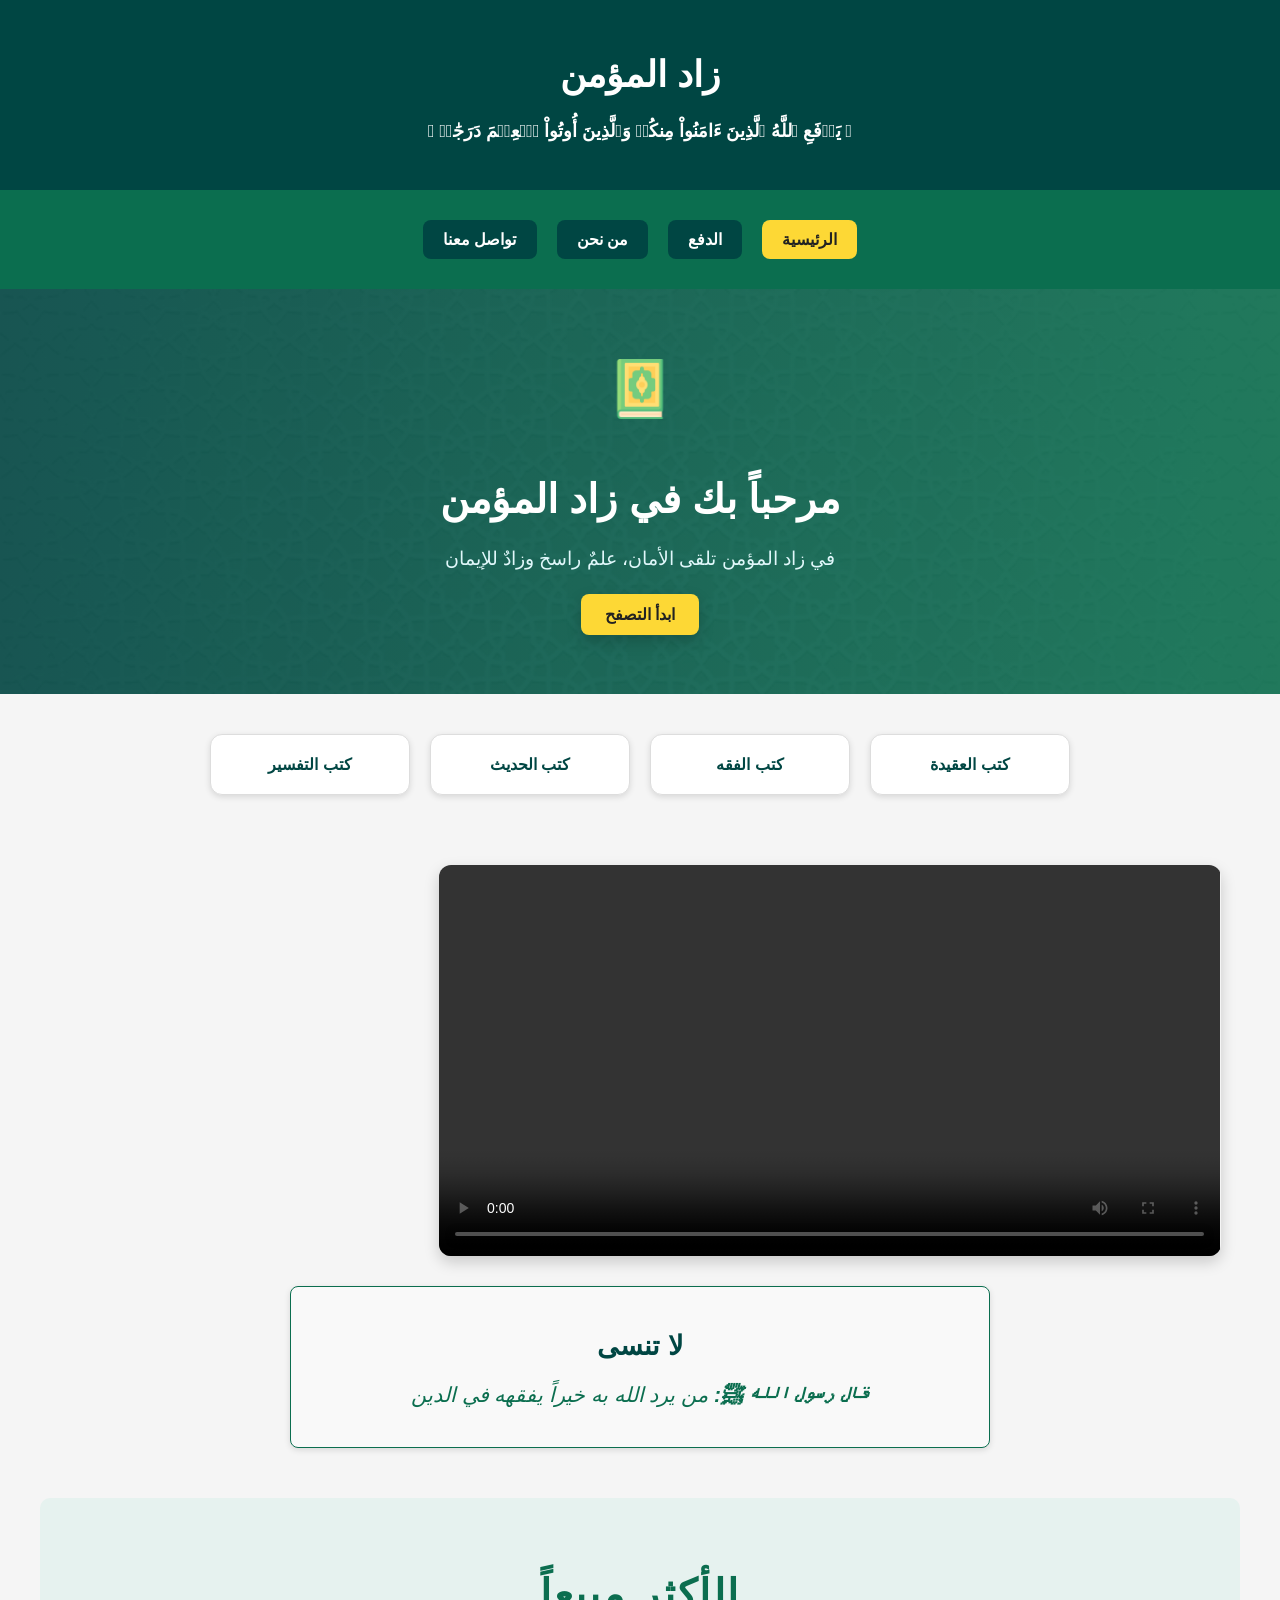
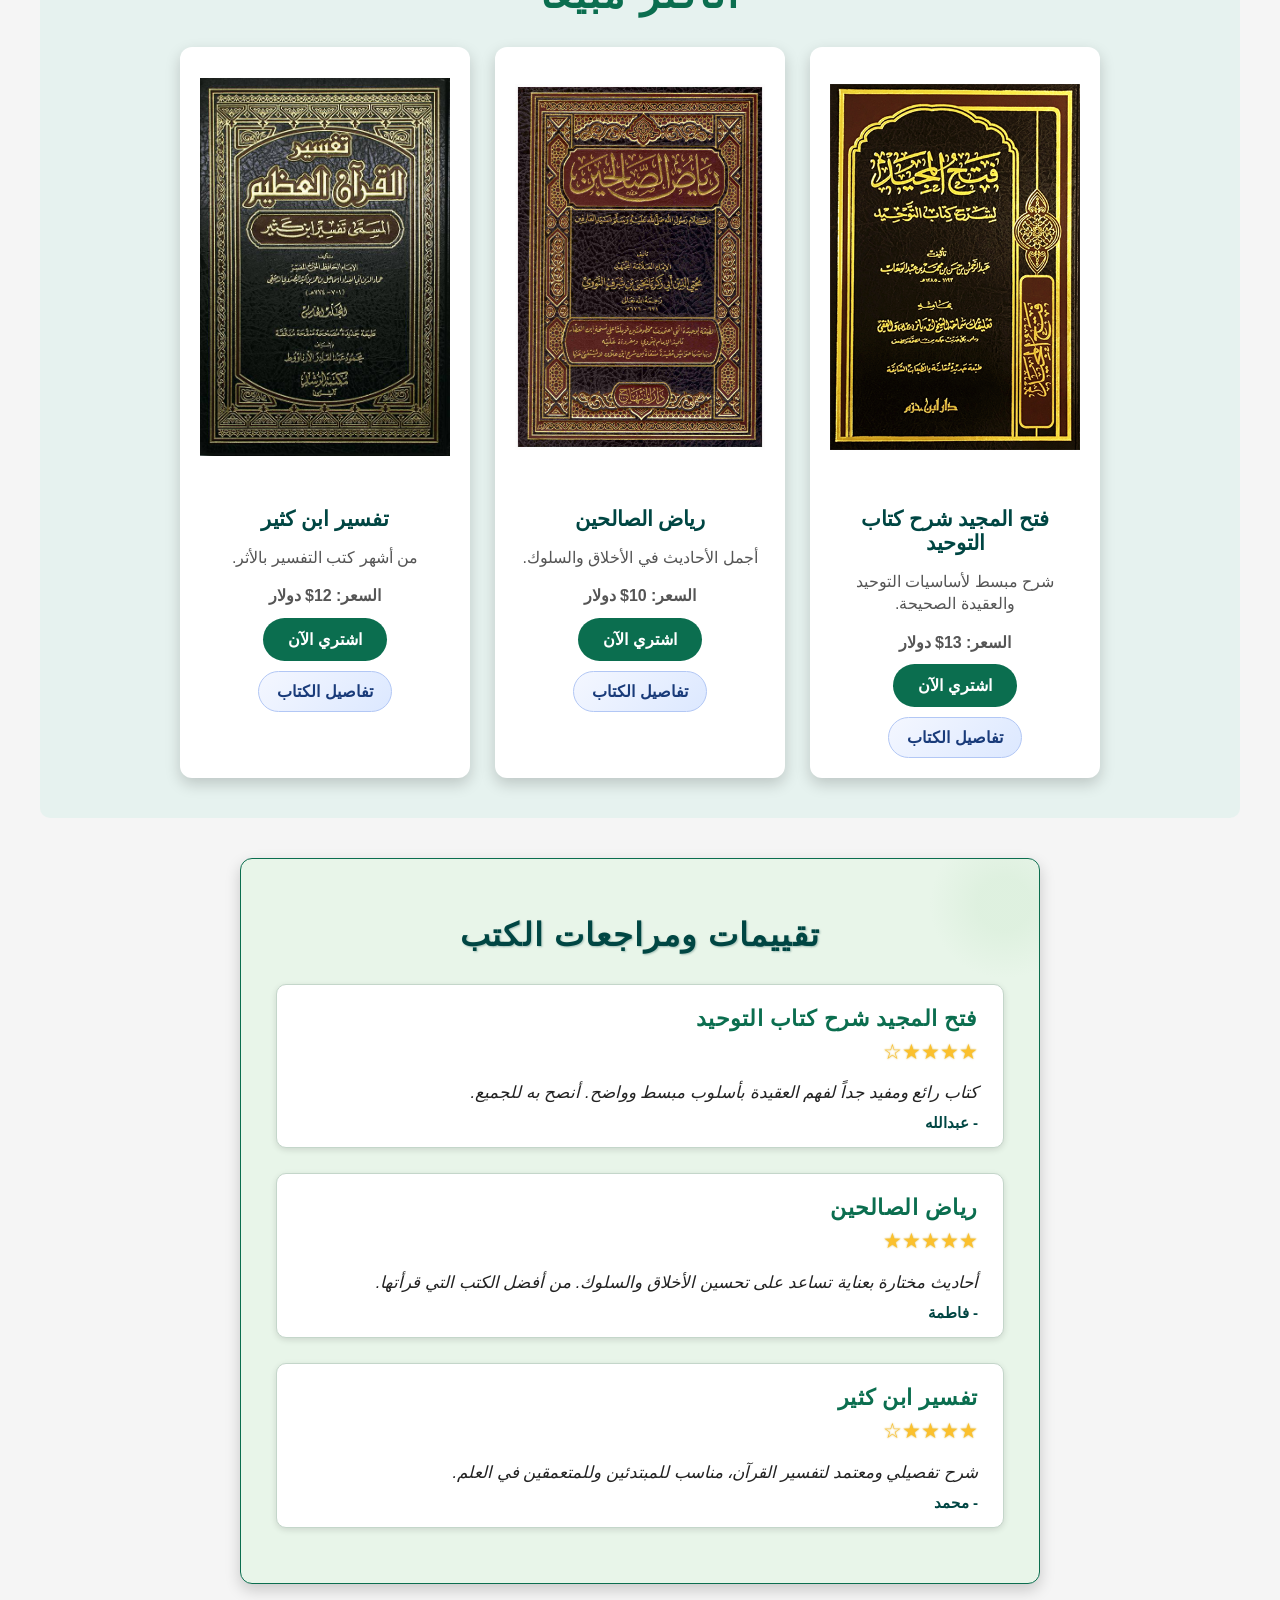
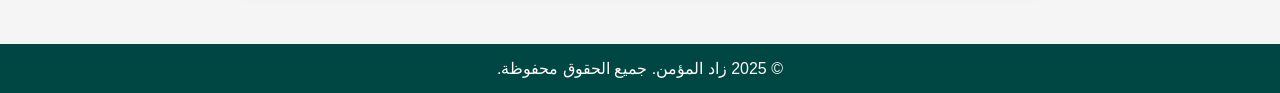
<file: index.html>
<!DOCTYPE html>
<html lang="ar" dir="rtl">
<head>
  <meta charset="UTF-8" />
  <meta name="viewport" content="width=device-width, initial-scale=1.0" />
  <meta http-equiv="Cache-Control" content="no-store, no-cache, must-revalidate, max-age=0" />
  <meta http-equiv="Pragma" content="no-cache" />
  <meta http-equiv="Expires" content="0" />
  <title>زاد المؤمن</title>
  <link rel="stylesheet" href="assets/css/style.css" />
  <link rel="stylesheet" href="assets/css/index.css" />
  <script>
    (function () {
      var storageKey = 'zada_almu_min_cache_reset_v1';
      if (localStorage.getItem(storageKey)) {
        return;
      }

      localStorage.setItem(storageKey, '1');

      if ('serviceWorker' in navigator) {
        navigator.serviceWorker.getRegistrations().then(function (registrations) {
          return Promise.all(registrations.map(function (registration) {
            return registration.unregister();
          }));
        }).catch(function () {});
      }

      if ('caches' in window) {
        caches.keys().then(function (keys) {
          return Promise.all(keys.map(function (key) {
            return caches.delete(key);
          }));
        }).catch(function () {});
      }

      var separator = window.location.href.indexOf('?') === -1 ? '?' : '&';
      window.location.replace(window.location.href + separator + 'cache-bust=' + Date.now());
    }());
  </script>
</head>
<body class="home"> <!-- هنا أضفت كلاس home -->

<button id="backToTop" title="العودة للأعلى">↑</button>



  <header class="main-header">
    <div class="container">
      <h1>زاد المؤمن</h1>
      <p>﴿ يَرۡفَعِ ٱللَّهُ ٱلَّذِينَ ءَامَنُواْ مِنكُمۡ وَٱلَّذِينَ أُوتُواْ ٱلۡعِلۡمَ دَرَجَٰتٖ ﴾</p>
    </div>
  </header>

  <nav class="main-nav">
    <div class="container">
      <a href="index.html" class="active">الرئيسية</a>
      <a href="checkout.html">الدفع</a>
      <a href="about.html">من نحن</a>
      <a href="contact.html">تواصل معنا</a>
    </div>
  </nav>





  <main>
    <section class="hero">
      <div class="container">
        <div class="hero-content">
          <img src="assets/images/png.png" alt="رمز كتاب" class="hero-icon" />
          <h2>مرحباً بك في <span class="highlight">زاد المؤمن</span></h2>
          <p>في زاد المؤمن تلقى الأمان، علمٌ راسخ وزادٌ للإيمان</p>
          <a href="#sections" class="btn hero-btn">ابدأ التصفح</a>
        </div>
      </div>
    </section>

    <section class="section-link container" id="sections">
      <a href="aqeedah.html">كتب العقيدة</a>
      <a href="fiqh.html">كتب الفقه</a>
      <a href="hadith.html">كتب الحديث</a>
      <a href="tafsir.html">كتب التفسير</a>
    </section>
  </main>

<!-- فيديو 1 -->
<div class="video-container">
  <video controls>
    <source src="assets/videos/vid1.mp4" type="video/mp4">
    متصفحك لا يدعم عرض الفيديو.
  </video>
</div>




  <section class="hadith-section container">
    <h2>لا تنسى</h2>
    <blockquote>
      <p><strong>قال رسول الله ﷺ:</strong> من يرد الله به خيراً يفقهه في الدين</p>
    </blockquote>
  </section>

  <section class="best-sellers container">
    <h2>الأكثر مبيعاً</h2>
    <div class="books-list">
      <div class="book-card">
        <img src="assets/images/فتح المجيد لشرح كتاب التوحيد - مجلد.png" alt="فتح المجيد شرح كتاب التوحيد" />
        <h3>فتح المجيد شرح كتاب التوحيد</h3>
        <p>شرح مبسط لأساسيات التوحيد والعقيدة الصحيحة.</p>
        <p class="price">السعر: 13$ دولار</p>
        <button class="buy-btn">اشتري الآن</button>
      </div>
      <div class="book-card">
        <img src="assets/images/رياض.jpg" alt="رياض الصالحين" />
        <h3>رياض الصالحين</h3>
        <p>أجمل الأحاديث في الأخلاق والسلوك.</p>
        <p class="price">السعر: 10$ دولار</p>
        <button class="buy-btn">اشتري الآن</button>
      </div>
      <div class="book-card">
        <img src="assets/images/كثير.jpeg" alt="تفسير ابن كثير" />
        <h3>تفسير ابن كثير</h3>
        <p>من أشهر كتب التفسير بالأثر.</p>
        <p class="price">السعر: 12$ دولار</p>
        <button class="buy-btn">اشتري الآن</button>
      </div>
    </div>
  </section>

  <section class="reviews-section container">
    <h2>تقييمات ومراجعات الكتب</h2>

    <div class="review-card">
      <h3>فتح المجيد شرح كتاب التوحيد</h3>
      <div class="stars">★★★★☆</div>
      <p>كتاب رائع ومفيد جداً لفهم العقيدة بأسلوب مبسط وواضح. أنصح به للجميع.</p>
      <span class="reviewer">- عبدالله</span>
    </div>

    <div class="review-card">
      <h3>رياض الصالحين</h3>
      <div class="stars">★★★★★</div>
      <p>أحاديث مختارة بعناية تساعد على تحسين الأخلاق والسلوك. من أفضل الكتب التي قرأتها.</p>
      <span class="reviewer">- فاطمة</span>
    </div>

    <div class="review-card">
      <h3>تفسير ابن كثير</h3>
      <div class="stars">★★★★☆</div>
      <p>شرح تفصيلي ومعتمد لتفسير القرآن، مناسب للمبتدئين وللمتعمقين في العلم.</p>
      <span class="reviewer">- محمد</span>
    </div>
  </section>

  <footer class="main-footer">
    <div class="container">
      &copy; 2025 زاد المؤمن. جميع الحقوق محفوظة.
    </div>
  </footer>

  <script src="assets/js/main.js"></script>

</body>
</html>
</file>
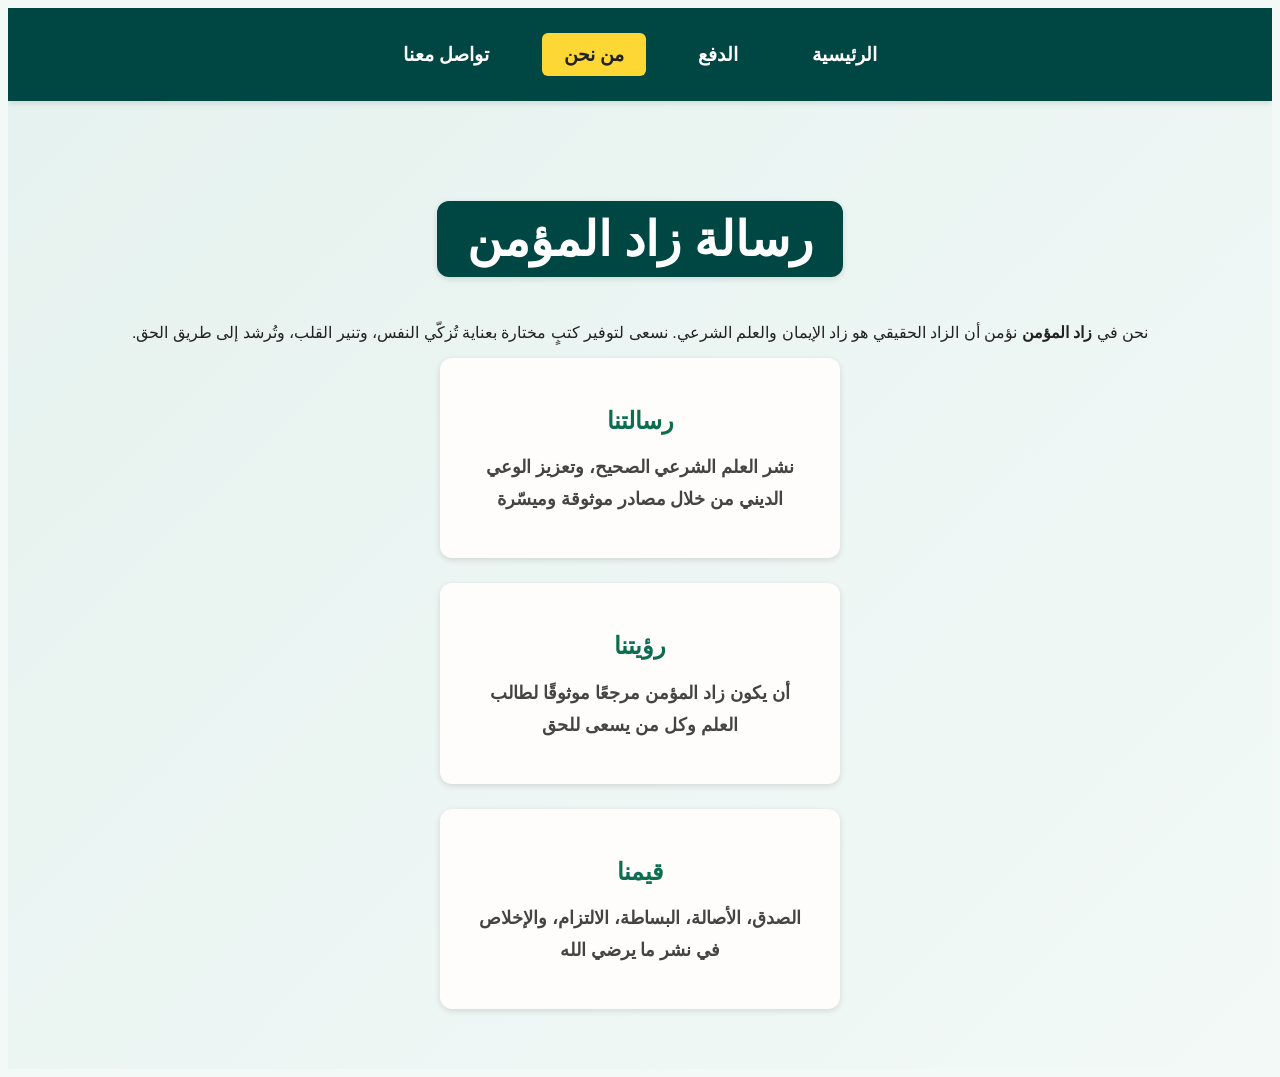
<file: about.html>
<!DOCTYPE html>
<html lang="ar" dir="rtl">
<head>
  <meta charset="UTF-8" />
  <meta name="viewport" content="width=device-width, initial-scale=1" />
  <meta http-equiv="Cache-Control" content="no-store, no-cache, must-revalidate, max-age=0" />
  <meta http-equiv="Pragma" content="no-cache" />
  <meta http-equiv="Expires" content="0" />
  <title>من نحن - زاد المؤمن</title>
  <link rel="stylesheet" href="assets/css/style-about.css" />
  <script src="assets/js/cache-cleanup.js"></script>
</head>
<body>
  <script src="assets/js/main.js"></script>

  <!-- نفس شريط التنقل من صفحة تواصل معنا -->
<nav class="main-nav">
  <div class="container">
    <a href="index.html">الرئيسية</a>
    <a href="checkout.html">الدفع</a>
   <a href="about.html" class="active">من نحن</a>

    <a href="contact.html">تواصل معنا</a>
  </div>
</nav>




  <!-- المحتوى الخاص بصفحة من نحن -->
  <section class="about" id="about">
    <div class="container">
      <h2>رسالة زاد المؤمن</h2>
      <p>
        نحن في <strong>زاد المؤمن</strong> نؤمن أن الزاد الحقيقي هو زاد الإيمان والعلم الشرعي.
        نسعى لتوفير كتبٍ مختارة بعناية تُزكّي النفس، وتنير القلب، وتُرشد إلى طريق الحق.
      </p>

      <div class="about-values">
        <div class="value">
          <h3>رسالتنا</h3>
          <p>نشر العلم الشرعي الصحيح، وتعزيز الوعي الديني من خلال مصادر موثوقة وميسّرة</p>
        </div>
        <div class="value">
          <h3>رؤيتنا</h3>
          <p>أن يكون <strong>زاد المؤمن</strong> مرجعًا موثوقًا لطالب العلم وكل من يسعى للحق</p>
        </div>
        <div class="value">
          <h3>قيمنا</h3>
          <p>الصدق، الأصالة، البساطة، الالتزام، والإخلاص في نشر ما يرضي الله</p>
        </div>
      </div>
    </div>
  </section>
</body>
</html>
</file>
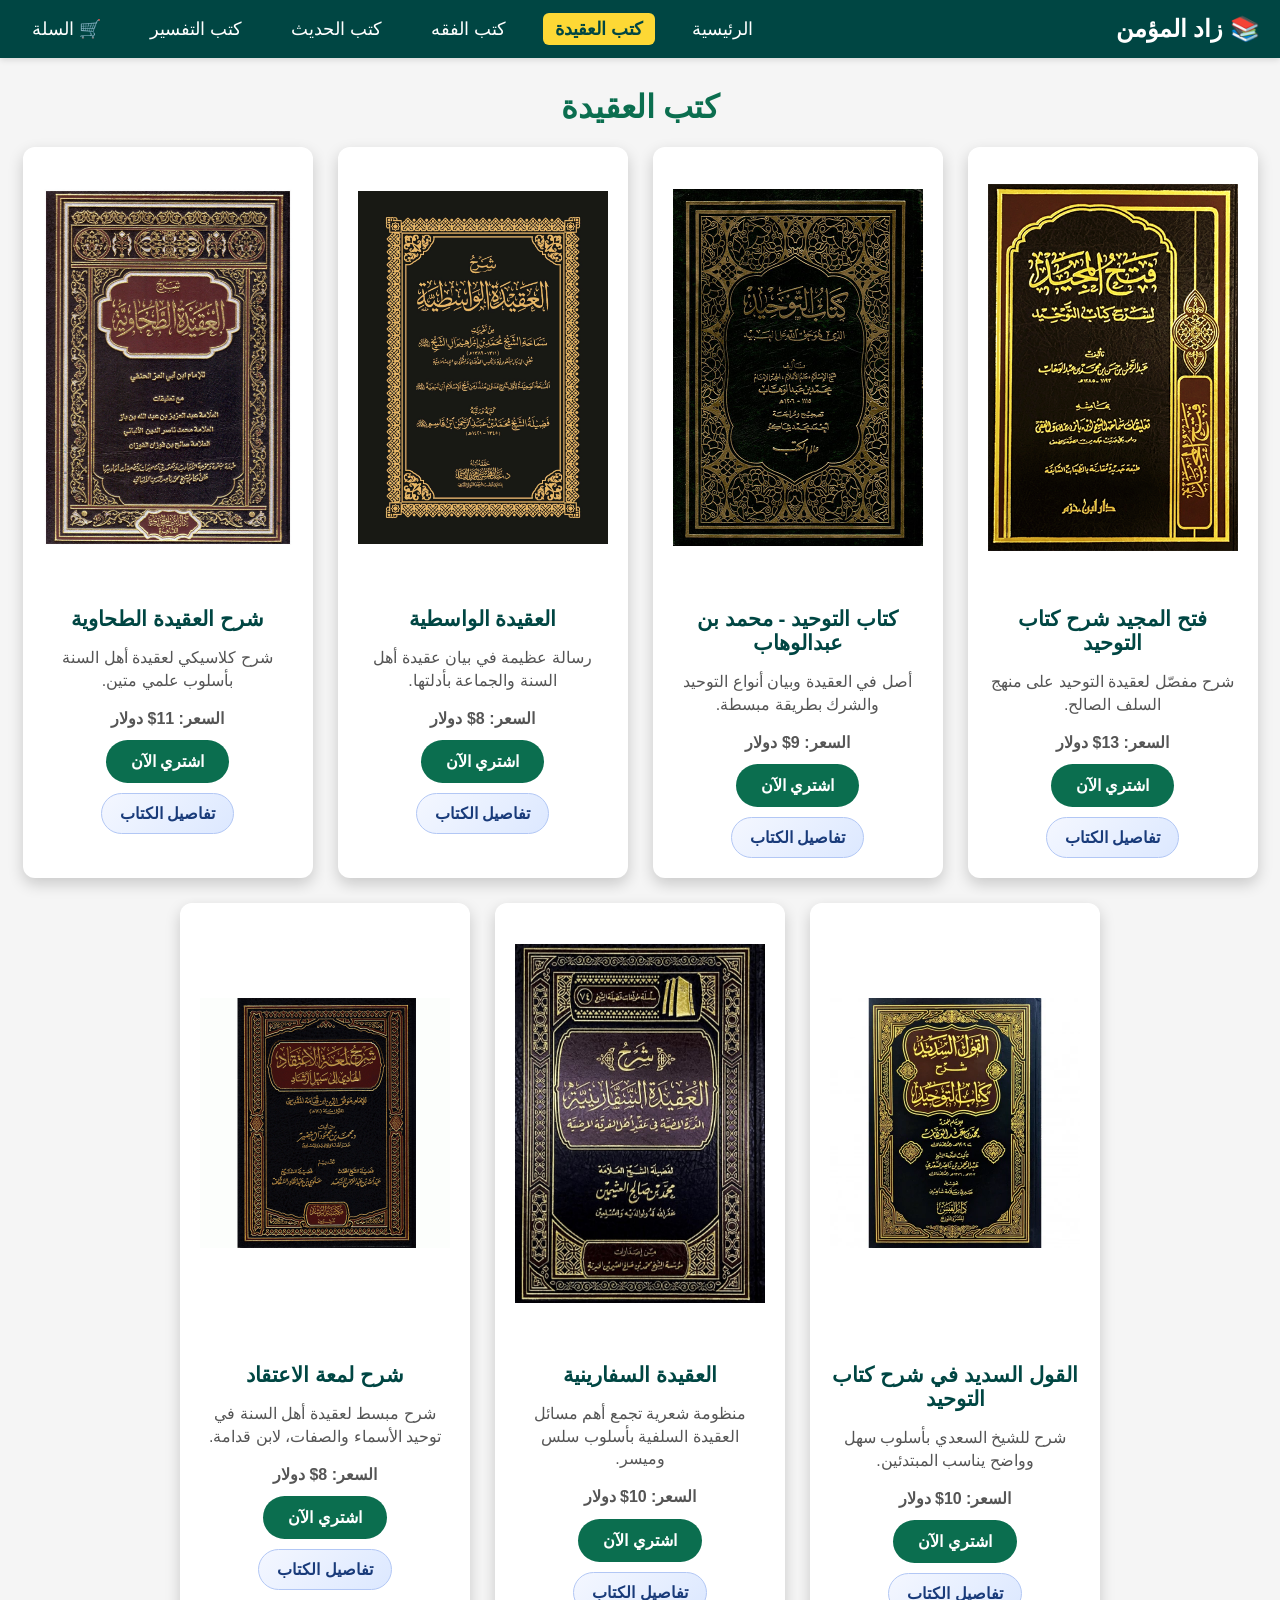
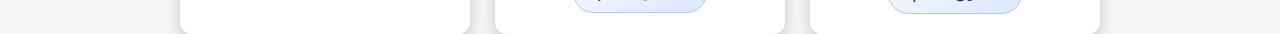
<file: aqeedah.html>
<!DOCTYPE html>
<html lang="ar">
<head>
  <meta charset="UTF-8" />
  <meta name="viewport" content="width=device-width, initial-scale=1" />
  <meta http-equiv="Cache-Control" content="no-store, no-cache, must-revalidate, max-age=0" />
  <meta http-equiv="Pragma" content="no-cache" />
  <meta http-equiv="Expires" content="0" />
  <title>كتب العقيدة - زاد المؤمن</title>
  <link rel="stylesheet" href="assets/css/style.css" />
  <script src="assets/js/cache-cleanup.js"></script>

</head>
<body>
  
<div id="toast" style="position: fixed; bottom: 20px; right: 20px; background: #0b6e4f; color: white; padding: 10px 20px; border-radius: 5px; opacity: 0; pointer-events: none; transition: opacity 0.5s;"></div>

<nav class="navbar">
  <div class="logo">📚 زاد المؤمن</div>
  <ul class="nav-links">
    <li><a href="index.html">الرئيسية</a></li>
    <li><a href="aqeedah.html" class="active">كتب العقيدة</a></li>
    <li><a href="fiqh.html">كتب الفقه</a></li>
    <li><a href="hadith.html">كتب الحديث</a></li>
    <li><a href="tafsir.html">كتب التفسير</a></li>
    <li><a href="checkout.html" id="cart-icon">🛒 السلة</a></li>
  </ul>
</nav>

<h1 class="page-title">كتب العقيدة</h1>

<div class="books-list">
  <div class="book-card">
    <img src="assets/images/فتح المجيد لشرح كتاب التوحيد - مجلد.png" alt="فتح المجيد شرح كتاب التوحيد" />
    <h3>فتح المجيد شرح كتاب التوحيد</h3>
    <p>شرح مفصّل لعقيدة التوحيد على منهج السلف الصالح.</p>
    <p class="price">السعر: 13$ دولار</p>
    <button class="buy-btn">اشتري الآن</button>
  </div>

  <div class="book-card">
    <img src="assets/images/محمد.jpg" alt="كتاب التوحيد" />
    <h3>كتاب التوحيد - محمد بن عبدالوهاب</h3>
    <p>أصل في العقيدة وبيان أنواع التوحيد والشرك بطريقة مبسطة.</p>
    <p class="price">السعر: 9$ دولار</p>
    <button class="buy-btn">اشتري الآن</button>
  </div>

  <div class="book-card">
    <img src="assets/images/الواسطية.jpg" alt="العقيدة الواسطية" />
    <h3>العقيدة الواسطية</h3>
    <p>رسالة عظيمة في بيان عقيدة أهل السنة والجماعة بأدلتها.</p>
    <p class="price">السعر: 8$ دولار</p>
    <button class="buy-btn">اشتري الآن</button>
  </div>

  <div class="book-card">
    <img src="assets/images/طحاوية.webp" alt="شرح العقيدة الطحاوية" />
    <h3>شرح العقيدة الطحاوية</h3>
    <p>شرح كلاسيكي لعقيدة أهل السنة بأسلوب علمي متين.</p>
    <p class="price">السعر: 11$ دولار</p>
    <button class="buy-btn">اشتري الآن</button>
  </div>

  <div class="book-card">
    <img src="assets/images/القول.webp" alt="القول السديد في شرح كتاب التوحيد" />
    <h3>القول السديد في شرح كتاب التوحيد</h3>
    <p>شرح للشيخ السعدي بأسلوب سهل وواضح يناسب المبتدئين.</p>
    <p class="price">السعر: 10$ دولار</p>
    <button class="buy-btn">اشتري الآن</button>
  </div>

  <div class="book-card">
    <img src="assets/images/السفارينية.jpg" alt="العقيدة السفارينية" />
    <h3>العقيدة السفارينية</h3>
    <p>منظومة شعرية تجمع أهم مسائل العقيدة السلفية بأسلوب سلس وميسر.</p>
    <p class="price">السعر: 10$ دولار</p>
    <button class="buy-btn">اشتري الآن</button>
  </div>

  <div class="book-card">
    <img src="assets/images/لمعة.gif" alt="شرح لمعة الاعتقاد" />
    <h3>شرح لمعة الاعتقاد</h3>
    <p>شرح مبسط لعقيدة أهل السنة في توحيد الأسماء والصفات، لابن قدامة.</p>
    <p class="price">السعر: 8$ دولار</p>
    <button class="buy-btn">اشتري الآن</button>
  </div>
</div>
  <script src="assets/js/main.js"></script>

</body>
</html>
</file>
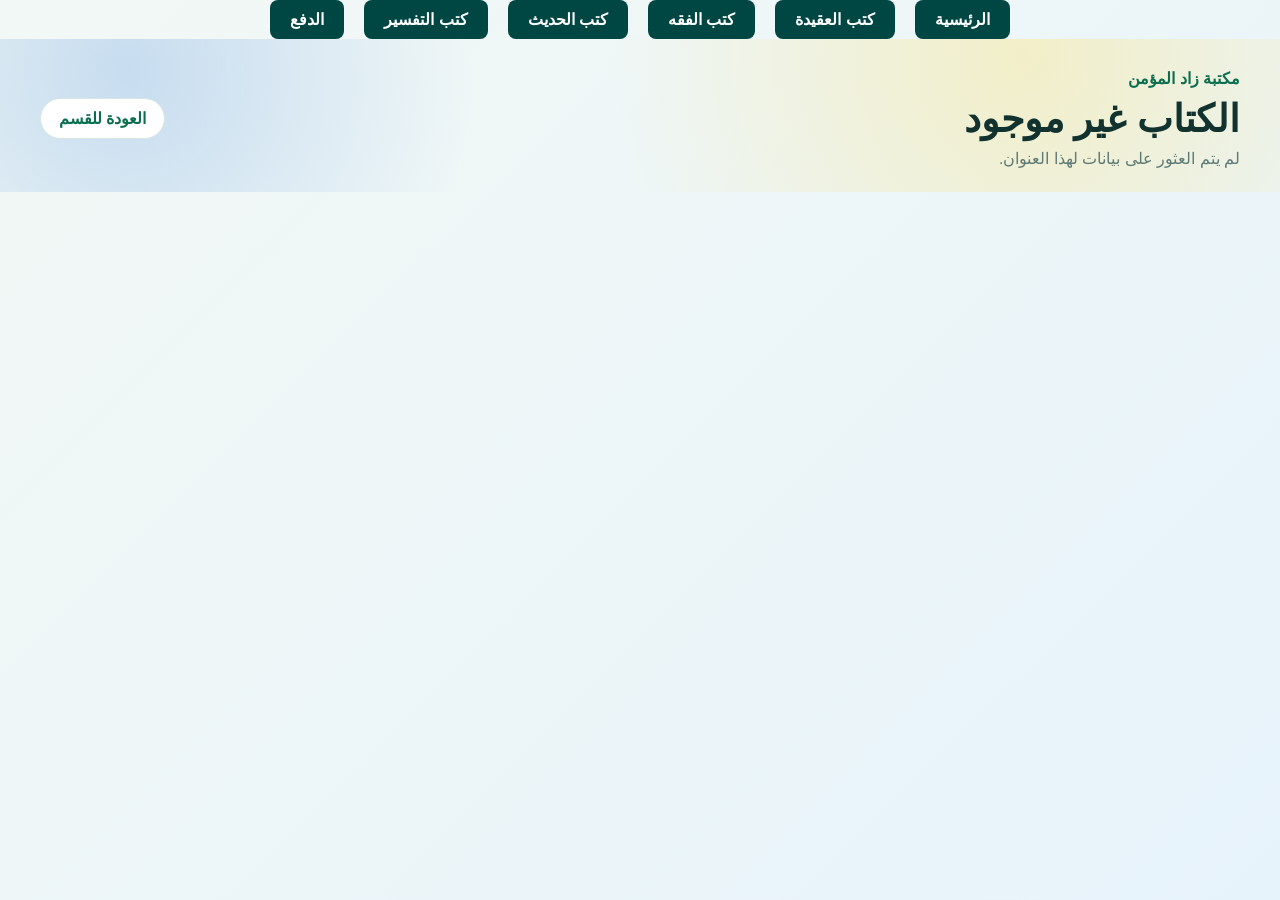
<file: book-details.html>
<!DOCTYPE html>
<html lang="ar" dir="rtl">
<head>
  <meta charset="UTF-8" />
  <meta name="viewport" content="width=device-width, initial-scale=1.0" />
  <meta http-equiv="Cache-Control" content="no-store, no-cache, must-revalidate, max-age=0" />
  <meta http-equiv="Pragma" content="no-cache" />
  <meta http-equiv="Expires" content="0" />
  <title>تفاصيل الكتاب - زاد المؤمن</title>
  <link rel="stylesheet" href="assets/css/style.css" />
  <link rel="stylesheet" href="assets/css/book-details.css" />
  <script src="assets/js/cache-cleanup.js"></script>
</head>
<body>
  <nav class="main-nav">
    <div class="container">
      <a href="index.html">الرئيسية</a>
      <a href="aqeedah.html">كتب العقيدة</a>
      <a href="fiqh.html">كتب الفقه</a>
      <a href="hadith.html">كتب الحديث</a>
      <a href="tafsir.html">كتب التفسير</a>
      <a href="checkout.html">الدفع</a>
    </div>
  </nav>

  <header class="details-hero">
    <div class="container details-hero-inner">
      <div>
        <p class="kicker">مكتبة زاد المؤمن</p>
        <h1 id="bookTitle">تفاصيل الكتاب</h1>
        <p id="bookSubtitle" class="subtitle">معلومات موثقة ومختصرة عن الكتاب</p>
      </div>
      <a id="categoryLink" class="back-link" href="index.html">العودة للقسم</a>
    </div>
  </header>

  <main class="container details-grid">
    <section class="book-cover-card">
      <img id="bookImage" src="assets/images/png.png" alt="غلاف الكتاب" />
      <button id="addToCartBtn" class="buy-btn" type="button">أضف إلى السلة</button>
      <p id="bookPrice" class="price-tag"></p>
    </section>

    <section class="book-meta-card">
      <div class="meta-row"><span>المؤلف</span><strong id="bookAuthor"></strong></div>
      <div class="meta-row"><span>التصنيف</span><strong id="bookCategory"></strong></div>
      <div class="meta-row"><span>الفترة</span><strong id="bookEra"></strong></div>
      <div class="meta-row"><span>الوصف المختصر</span><p id="bookDescription"></p></div>

      <h2>أبرز المحاور</h2>
      <ul id="bookHighlights"></ul>

      <h2>مرجع معلومات</h2>
      <p>
        تم إعداد هذه البطاقة اعتمادا على مصادر تعريفية منشورة.
        <a id="bookSource" href="#" target="_blank" rel="noopener">عرض المرجع</a>
      </p>
    </section>
  </main>

  <script src="assets/js/book-details.js"></script>
</body>
</html>
</file>
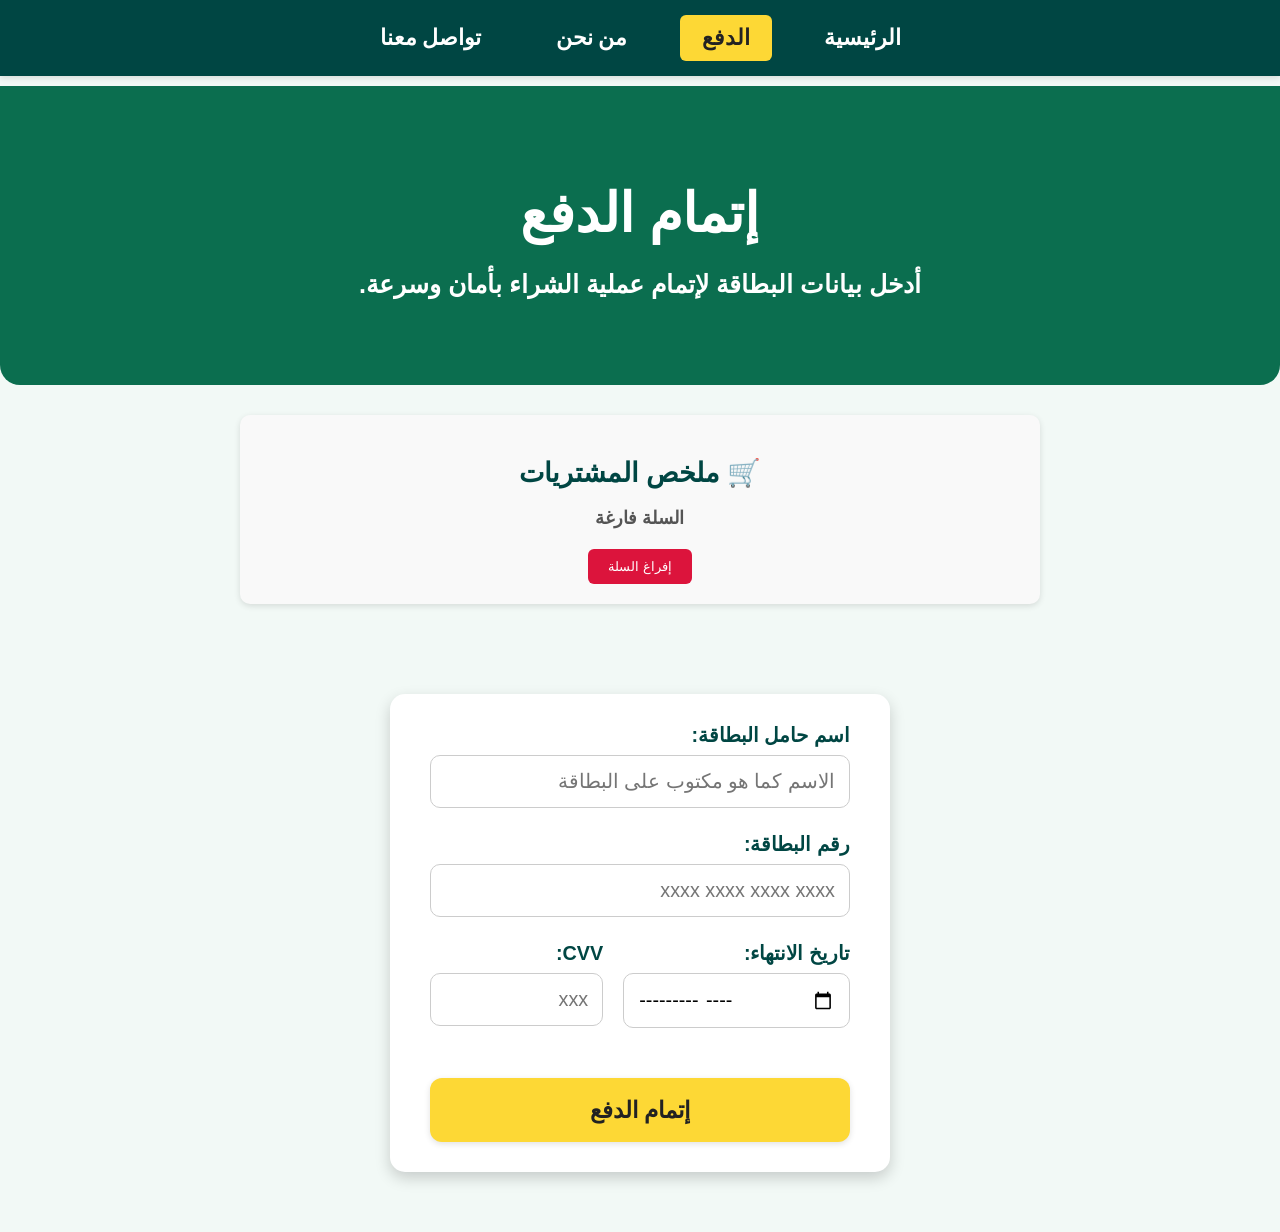
<file: checkout.html>
<!DOCTYPE html>
<html lang="ar" dir="rtl">
<head>
  <meta charset="UTF-8" />
  <meta name="viewport" content="width=device-width, initial-scale=1" />
  <meta http-equiv="Cache-Control" content="no-store, no-cache, must-revalidate, max-age=0" />
  <meta http-equiv="Pragma" content="no-cache" />
  <meta http-equiv="Expires" content="0" />
  <title>صفحة الدفع - زاد المؤمن</title>
  <link rel="stylesheet" href="assets/css/checkout.css" />
  <script src="assets/js/cache-cleanup.js"></script>
  
</head>
<body>



<nav class="main-nav">
  <div class="container">
    <a href="index.html">الرئيسية</a>
    <a href="checkout.html" class="active">الدفع</a>
    <a href="about.html">من نحن</a>
    <a href="contact.html">تواصل معنا</a>
  </div>
</nav>

<header class="main-header">
  <div class="container">
    <h1>إتمام الدفع</h1>
    <p>أدخل بيانات البطاقة لإتمام عملية الشراء بأمان وسرعة.</p>
  </div>
</header>

<!-- ✅ ملخص السلة -->
<section class="cart-summary container">
  <h2>🛒 ملخص المشتريات</h2>
  <div id="cart-items"></div>
  <div class="total" id="total-price"></div>
  <button class="empty-cart" id="clear-cart">إفراغ السلة</button>

<!-- نافذة تأكيد الحذف -->
<div id="confirmModal" class="modal">
  <div class="modal-content">
    <p>⚠️ هل أنت متأكد أنك تريد إفراغ السلة؟</p>
    <div class="modal-buttons">
      <button id="confirmYes">نعم، إفراغ</button>
      <button id="confirmNo">إلغاء</button>
    </div>
  </div>
</div>


</section>

<!-- ✅ فورمة الدفع -->
<section class="payment-section">
  <div class="container">
    <form class="payment-form" action="#" method="post" novalidate>
      
      <label for="fullname">اسم حامل البطاقة:</label>
      <input type="text" id="fullname" name="fullname" placeholder="الاسم كما هو مكتوب على البطاقة" required />

      <label for="cardnumber">رقم البطاقة:</label>
      <input type="text" id="cardnumber" name="cardnumber" maxlength="19" placeholder="xxxx xxxx xxxx xxxx" pattern="[\d ]{13,19}" inputmode="numeric" autocomplete="cc-number" required />

      <div class="form-row">
        <div class="form-group">
          <label for="expiry">تاريخ الانتهاء:</label>
          <input type="month" id="expiry" name="expiry" required />
        </div>
        <div class="form-group">
          <label for="cvv">CVV:</label>
          <input type="password" id="cvv" name="cvv" maxlength="4" placeholder="xxx" pattern="\d{3,4}" required />
        </div>
      </div>

      <button type="submit" class="btn hero-btn">إتمام الدفع</button>
    </form>
  </div>
</section>





<script src="assets/js/main.js"></script>
</body>
</html>
</file>
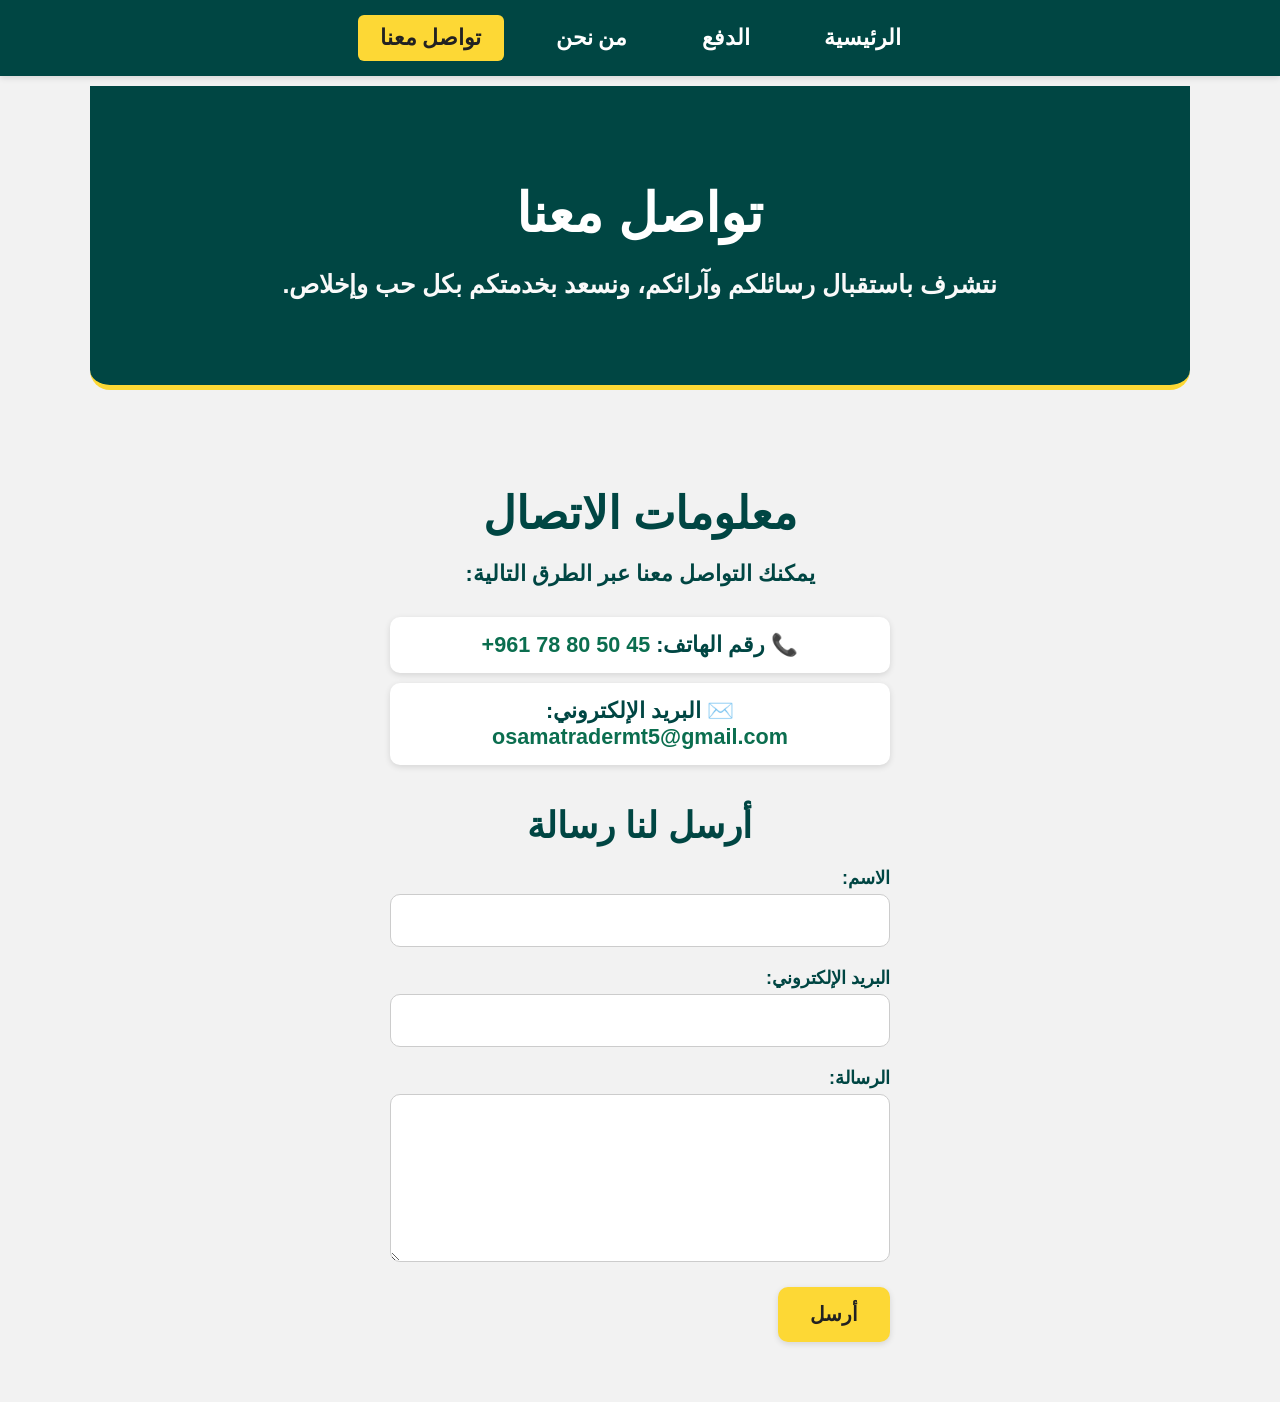
<file: contact.html>
<!DOCTYPE html>
<html lang="ar" dir="rtl">
<head>
  <meta charset="UTF-8" />
  <meta name="viewport" content="width=device-width, initial-scale=1" />
  <meta http-equiv="Cache-Control" content="no-store, no-cache, must-revalidate, max-age=0" />
  <meta http-equiv="Pragma" content="no-cache" />
  <meta http-equiv="Expires" content="0" />
  <title>تواصل معنا - زاد المؤمن</title>
  <link rel="stylesheet" href="assets/css/contactus.css" />
  <script src="assets/js/cache-cleanup.js"></script>
</head>
<body>
  <script src="assets/js/main.js"></script>

<nav class="main-nav">
  <div class="container">
    <a href="index.html">الرئيسية</a>
    <a href="checkout.html">الدفع</a>
    <a href="about.html">من نحن</a>
  <a href="contact.html" class="active">تواصل معنا</a>

  </div>
</nav>


  <header class="main-header">
    <div class="container">
      <h1>تواصل معنا</h1>
      <p>نتشرف باستقبال رسائلكم وآرائكم، ونسعد بخدمتكم بكل حب وإخلاص.</p>
    </div>
  </header>

  <section class="contact" id="contact">
    <div class="container">
      <h2>معلومات الاتصال</h2>
      <p>يمكنك التواصل معنا عبر الطرق التالية:</p>
      <ul>
        <li>📞 رقم الهاتف: <a href="tel:+96178805045">45 50 80 78 961+</a></li>
        <li>✉️ البريد الإلكتروني: <a href="mailto:osamatradermt5@gmail.com">osamatradermt5@gmail.com</a></li>
      </ul>

      <h3>أرسل لنا رسالة</h3>
      <form action="#" method="post" class="contact-form">
        <label for="name">الاسم:</label>
        <input type="text" id="name" name="name" required />

        <label for="email">البريد الإلكتروني:</label>
        <input type="email" id="email" name="email" required />

        <label for="message">الرسالة:</label>
        <textarea id="message" name="message" rows="6" required></textarea>

        <button type="submit" class="btn hero-btn">أرسل</button>
      </form>
    </div>
  </section>
</body>
</html>
</file>
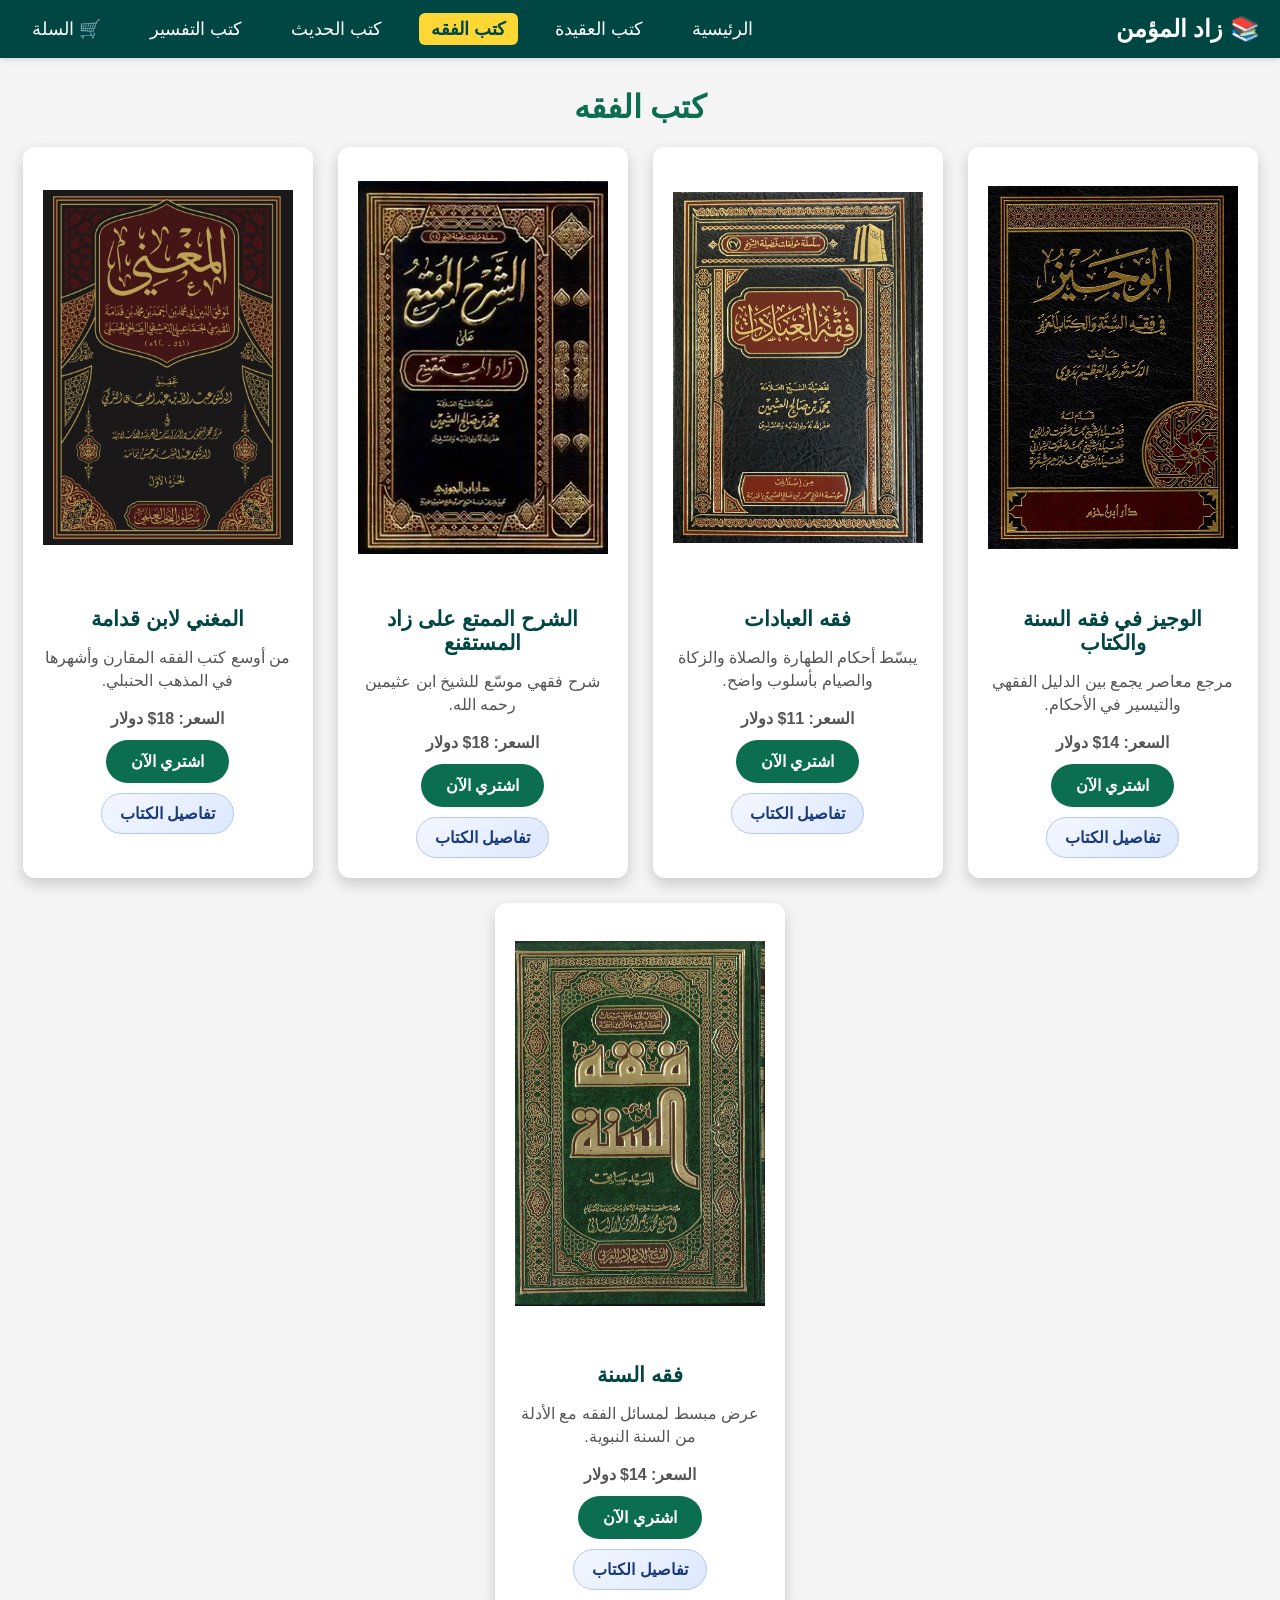
<file: fiqh.html>
<!DOCTYPE html>
<html lang="ar">
<head>
  <meta charset="UTF-8">
  <meta name="viewport" content="width=device-width, initial-scale=1.0">
  <meta http-equiv="Cache-Control" content="no-store, no-cache, must-revalidate, max-age=0">
  <meta http-equiv="Pragma" content="no-cache">
  <meta http-equiv="Expires" content="0">
  <title>كتب الفقه - زاد المؤمن</title>
  <link rel="stylesheet" href="assets/css/style.css">
  <script src="assets/js/cache-cleanup.js"></script>

</head>

<body>

<div id="toast" style="position: fixed; bottom: 20px; right: 20px; background: #0b6e4f; color: white; padding: 10px 20px; border-radius: 5px; opacity: 0; pointer-events: none; transition: opacity 0.5s;"></div>

<!-- ✅ الشريط الأخضر (Navbar) -->
<nav class="navbar">
  <div class="logo">📚 زاد المؤمن</div>
  <ul class="nav-links">
    <li><a href="index.html">الرئيسية</a></li>
    <li><a href="aqeedah.html">كتب العقيدة</a></li>
    <li><a href="fiqh.html" class="active">كتب الفقه</a></li>
    <li><a href="hadith.html">كتب الحديث</a></li>
    <li><a href="tafsir.html">كتب التفسير</a></li>
    <li><a href="checkout.html" id="cart-icon">🛒 السلة</a></li> <!-- ✅ ID للسلة -->
  </ul>
</nav>

<h1 class="page-title">كتب الفقه</h1>

<div class="books-list">
  <div class="book-card">
    <img src="assets/images/الوجيز2.jpg" alt="الوجيز في فقه السنة والكتاب" />
    <h3>الوجيز في فقه السنة والكتاب</h3>
    <p>مرجع معاصر يجمع بين الدليل الفقهي والتيسير في الأحكام.</p>
    <p class="price">السعر: 14$ دولار</p>
    <button class="buy-btn">اشتري الآن</button>
  </div>

  <div class="book-card">
    <img src="assets/images/فقه العبادات.jpg" alt="فقه العبادات" />
    <h3>فقه العبادات</h3>
    <p>يبسّط أحكام الطهارة والصلاة والزكاة والصيام بأسلوب واضح.</p>
    <p class="price">السعر: 11$ دولار</p>
    <button class="buy-btn">اشتري الآن</button>
  </div>

  <div class="book-card">
    <img src="assets/images/الشرح.webp" alt="الشرح الممتع على زاد المستقنع" />
    <h3>الشرح الممتع على زاد المستقنع</h3>
    <p>شرح فقهي موسّع للشيخ ابن عثيمين رحمه الله.</p>
    <p class="price">السعر: 18$ دولار</p>
    <button class="buy-btn">اشتري الآن</button>
  </div>

  <div class="book-card">
    <img src="assets/images/المغني.jpg" alt="المغني لابن قدامة" />
    <h3>المغني لابن قدامة</h3>
    <p>من أوسع كتب الفقه المقارن وأشهرها في المذهب الحنبلي.</p>
    <p class="price">السعر: 18$ دولار</p>
    <button class="buy-btn">اشتري الآن</button>
  </div>

  <div class="book-card">
    <img src="assets/images/فقه السنة.jpg" alt="فقه السنة" />
    <h3>فقه السنة</h3>
    <p>عرض مبسط لمسائل الفقه مع الأدلة من السنة النبوية.</p>
    <p class="price">السعر: 14$ دولار</p>
    <button class="buy-btn">اشتري الآن</button>
  </div>
</div>
<script src="assets/js/main.js"></script>

</body>
</html>
</file>
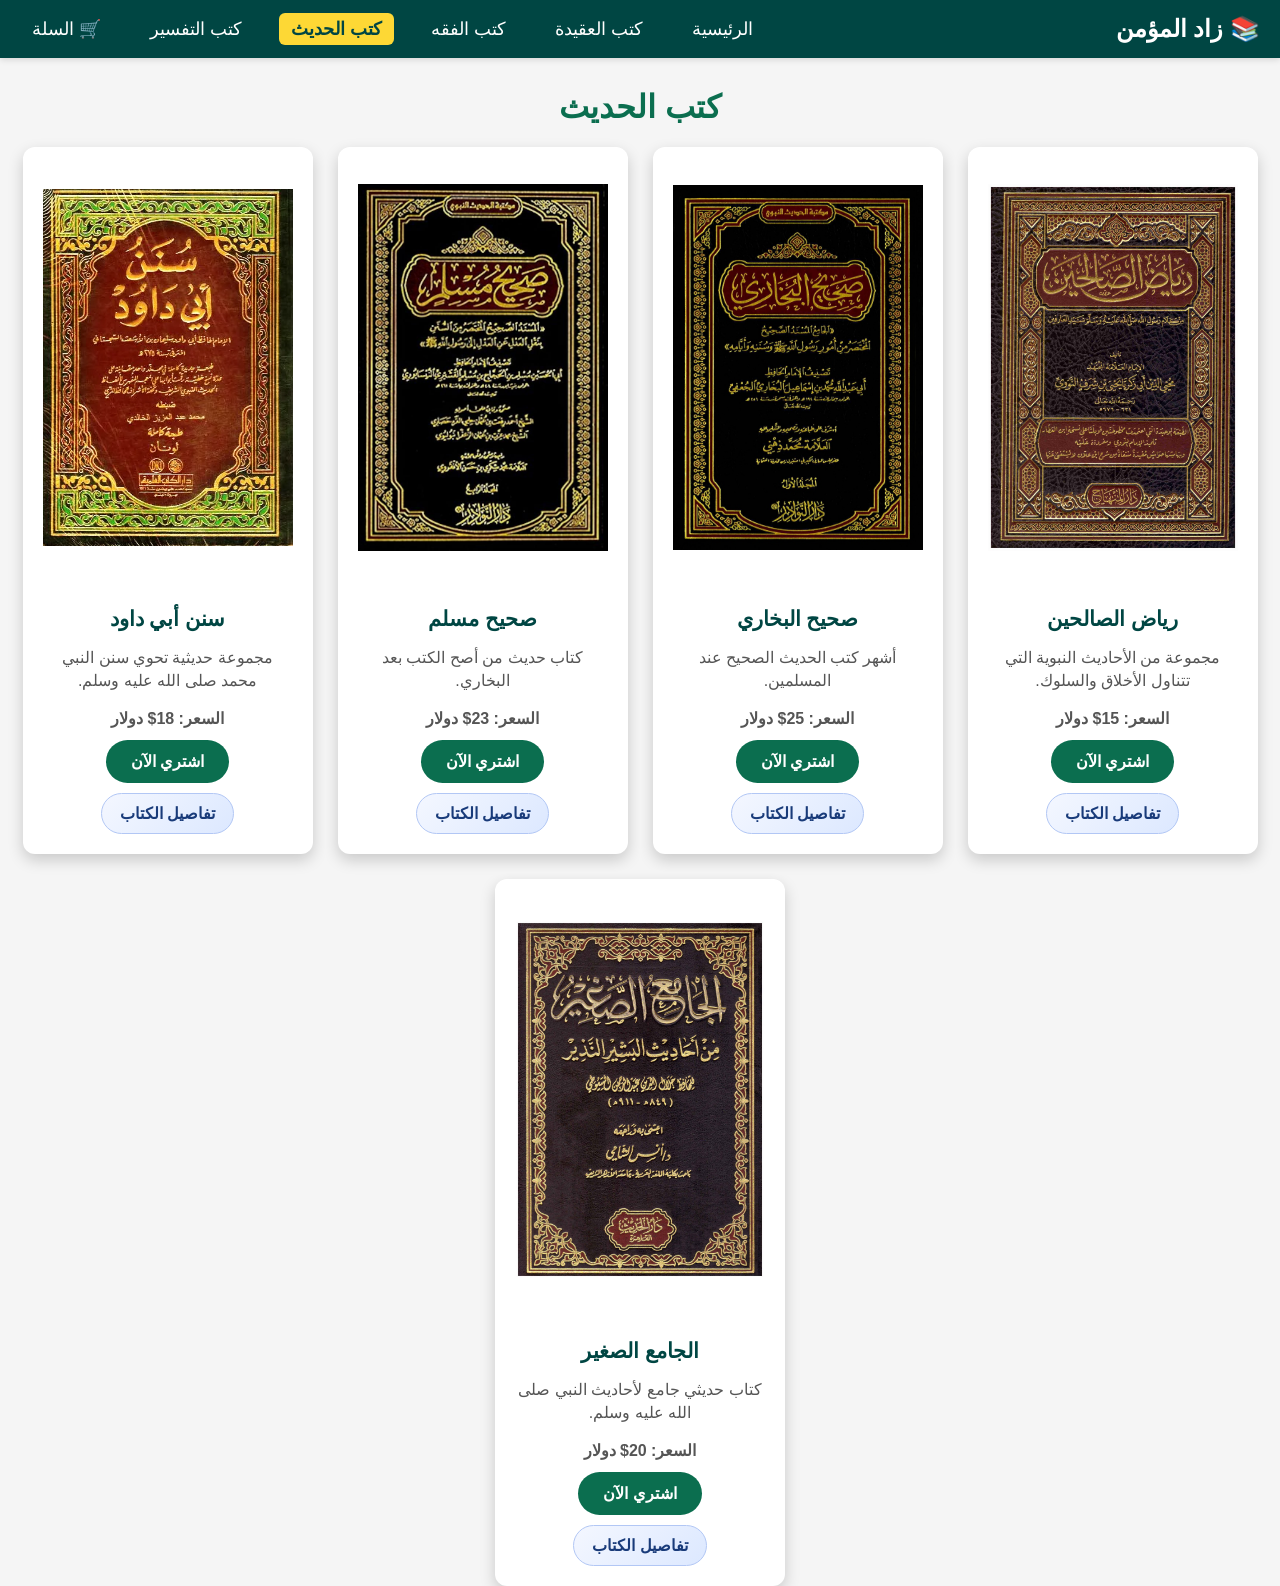
<file: hadith.html>
<!DOCTYPE html>
<html lang="ar">
<head>
  <meta charset="UTF-8" />
  <meta name="viewport" content="width=device-width, initial-scale=1.0" />
  <meta http-equiv="Cache-Control" content="no-store, no-cache, must-revalidate, max-age=0">
  <meta http-equiv="Pragma" content="no-cache">
  <meta http-equiv="Expires" content="0">
  <title>كتب الحديث - زاد المؤمن</title>
  <link rel="stylesheet" href="assets/css/style.css" />
  <script src="assets/js/cache-cleanup.js"></script>
</head>


<body>

<div id="toast" style="position: fixed; bottom: 20px; right: 20px; background: #0b6e4f; color: white; padding: 10px 20px; border-radius: 5px; opacity: 0; pointer-events: none; transition: opacity 0.5s;"></div>

<nav class="navbar">
  <div class="logo">📚 زاد المؤمن</div>
  <ul class="nav-links">
    <li><a href="index.html">الرئيسية</a></li>
    <li><a href="aqeedah.html">كتب العقيدة</a></li>
    <li><a href="fiqh.html">كتب الفقه</a></li>
    <li><a href="hadith.html" class="active">كتب الحديث</a></li>
    <li><a href="tafsir.html">كتب التفسير</a></li>
    <li><a href="checkout.html">🛒 السلة</a></li>
  </ul>
</nav>

  <h1 class="page-title">كتب الحديث</h1>

  <!-- ✅ قائمة الكتب -->
  <div class="books-list">
    <div class="book-card">
      <img src="assets/images/رياض.jpg" alt="رياض الصالحين" />
      <h3>رياض الصالحين</h3>
      <p>مجموعة من الأحاديث النبوية التي تتناول الأخلاق والسلوك.</p>
      <p class="price">السعر: 15$ دولار</p>
      <button class="buy-btn">اشتري الآن</button>
    </div>

    <div class="book-card">
      <img src="assets/images/صحيح البخاري.jpg" alt="صحيح البخاري" />
      <h3>صحيح البخاري</h3>
      <p>أشهر كتب الحديث الصحيح عند المسلمين.</p>
      <p class="price">السعر: 25$ دولار</p>
      <button class="buy-btn">اشتري الآن</button>
    </div>

    <div class="book-card">
      <img src="assets/images/صحيح مسلم.jpg" alt="صحيح مسلم" />
      <h3>صحيح مسلم</h3>
      <p>كتاب حديث من أصح الكتب بعد البخاري.</p>
      <p class="price">السعر: 23$ دولار</p>
      <button class="buy-btn">اشتري الآن</button>
    </div>

    <div class="book-card">
      <img src="assets/images/سنن ابي داوود.webp" alt="سنن أبي داود" />
      <h3>سنن أبي داود</h3>
      <p>مجموعة حديثية تحوي سنن النبي محمد صلى الله عليه وسلم.</p>
      <p class="price">السعر: 18$ دولار</p>
      <button class="buy-btn">اشتري الآن</button>
    </div>

    <div class="book-card">
      <img src="assets/images/الجامع.jpg" alt="الجامع الصغير" />
      <h3>الجامع الصغير</h3>
      <p>كتاب حديثي جامع لأحاديث النبي صلى الله عليه وسلم.</p>
      <p class="price">السعر: 20$ دولار</p>
      <button class="buy-btn">اشتري الآن</button>
    </div>
  </div>

  <script src="assets/js/main.js"></script>
</body>
</html>
</file>
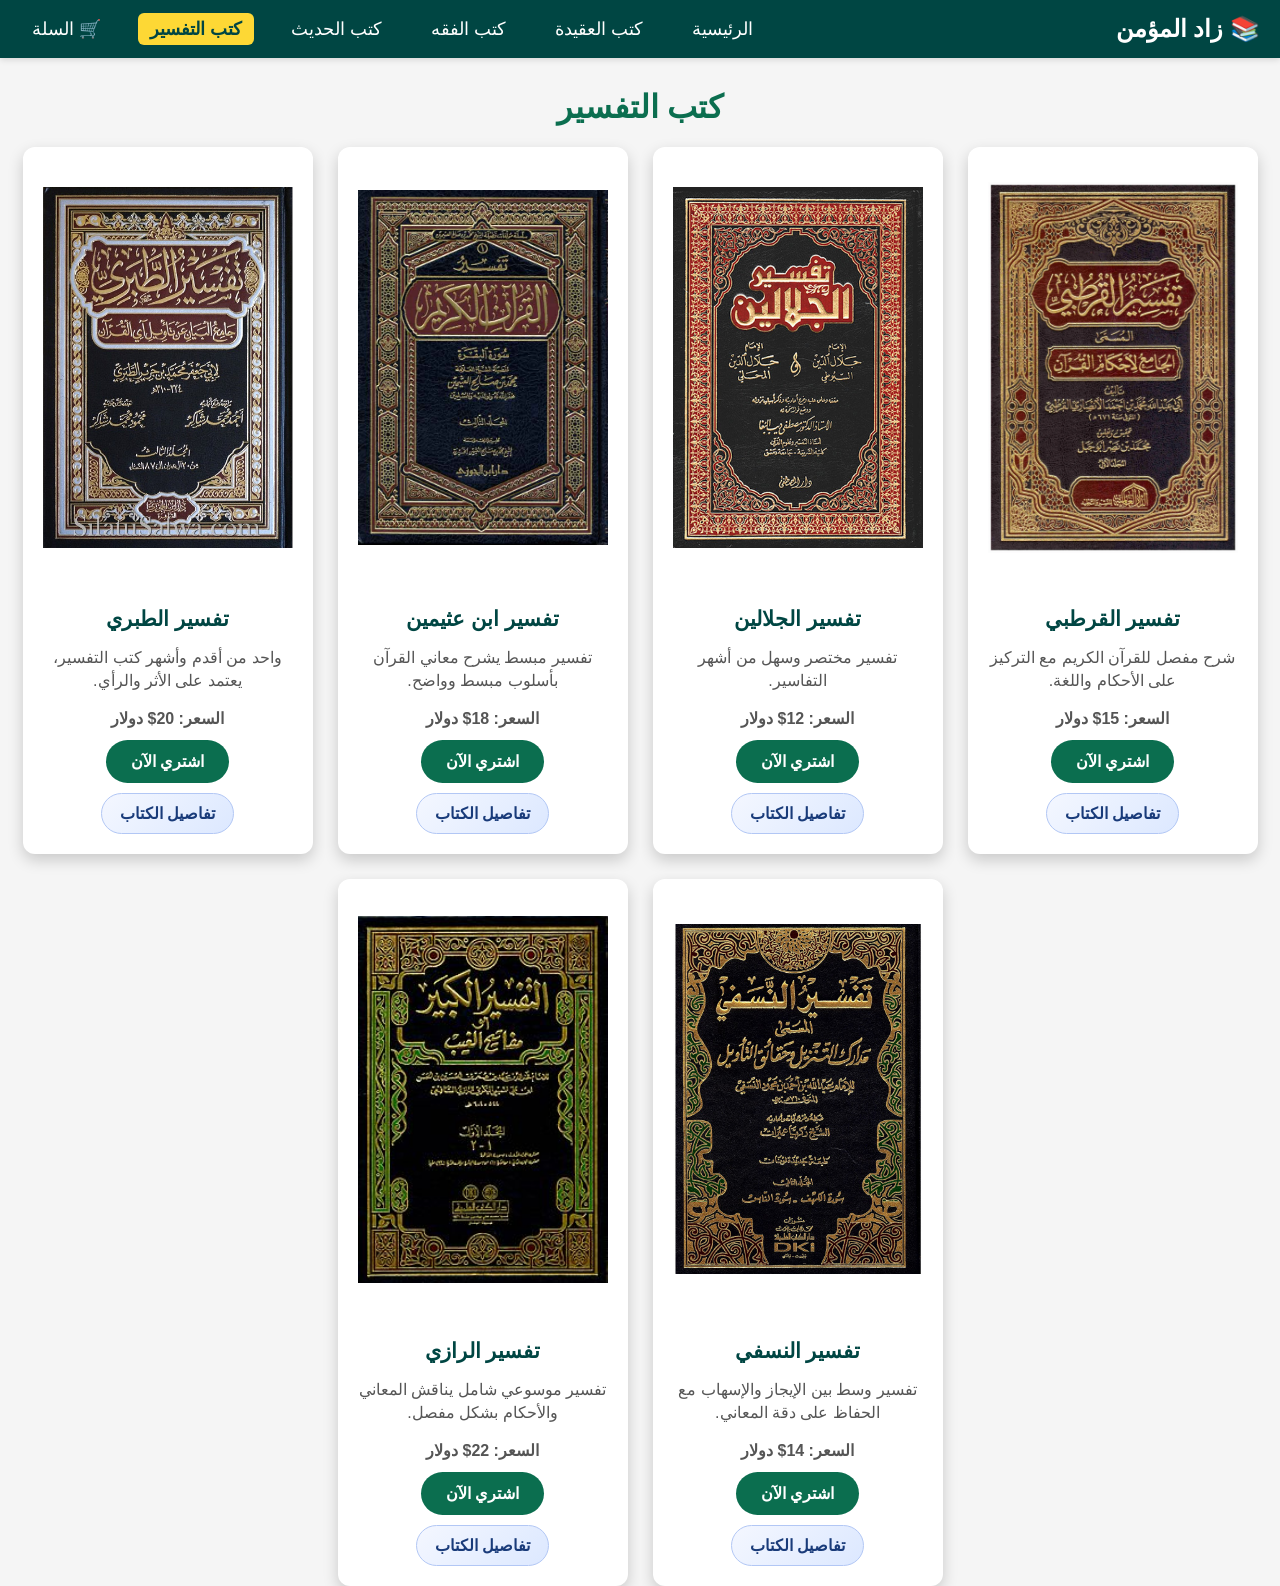
<file: tafsir.html>
<!DOCTYPE html>
<html lang="ar">
<head>
  <meta charset="UTF-8" />
  <meta name="viewport" content="width=device-width, initial-scale=1" />
  <meta http-equiv="Cache-Control" content="no-store, no-cache, must-revalidate, max-age=0">
  <meta http-equiv="Pragma" content="no-cache">
  <meta http-equiv="Expires" content="0">
  <title>كتب التفسير</title>
  <link rel="stylesheet" href="assets/css/style.css" />
  <script src="assets/js/cache-cleanup.js"></script>
</head>

<body>

<div id="toast" style="position: fixed; bottom: 20px; right: 20px; background: #0b6e4f; color: white; padding: 10px 20px; border-radius: 5px; opacity: 0; pointer-events: none; transition: opacity 0.5s;"></div>

<nav class="navbar">
  <div class="logo">📚 زاد المؤمن</div>
  <ul class="nav-links">
    <li><a href="index.html">الرئيسية</a></li>
    <li><a href="aqeedah.html">كتب العقيدة</a></li>
    <li><a href="fiqh.html">كتب الفقه</a></li>
    <li><a href="hadith.html">كتب الحديث</a></li>
    <li><a href="tafsir.html" class="active">كتب التفسير</a></li>
    <li><a href="checkout.html">🛒 السلة</a></li>
  </ul>
</nav>


  <h1 class="page-title">كتب التفسير</h1>

  <div class="books-list">
    <div class="book-card">
      <img src="assets/images/تفسير القرطبي.jpeg" alt="تفسير القرطبي" />
      <h3>تفسير القرطبي</h3>
      <p>شرح مفصل للقرآن الكريم مع التركيز على الأحكام واللغة.</p>
      <p class="price">السعر: 15$ دولار</p>
      <button class="buy-btn">اشتري الآن</button>
    </div>
    <div class="book-card">
      <img src="assets/images/الجلالين.webp" alt="تفسير الجلالين" />
      <h3>تفسير الجلالين</h3>
      <p>تفسير مختصر وسهل من أشهر التفاسير.</p>
      <p class="price">السعر: 12$ دولار</p>
      <button class="buy-btn">اشتري الآن</button>
    </div>
    <div class="book-card">
      <img src="assets/images/ابن.jpg" alt="تفسير ابن عثيمين" />
      <h3>تفسير ابن عثيمين</h3>
      <p>تفسير مبسط يشرح معاني القرآن بأسلوب مبسط وواضح.</p>
      <p class="price">السعر: 18$ دولار</p>
      <button class="buy-btn">اشتري الآن</button>
    </div>
    <div class="book-card">
      <img src="assets/images/الطبري.jpg" alt="تفسير الطبري" />
      <h3>تفسير الطبري</h3>
      <p>واحد من أقدم وأشهر كتب التفسير، يعتمد على الأثر والرأي.</p>
      <p class="price">السعر: 20$ دولار</p>
      <button class="buy-btn">اشتري الآن</button>
    </div>
    <div class="book-card">
      <img src="assets/images/النفسي.jpg" alt="تفسير النسفي" />
      <h3>تفسير النسفي</h3>
      <p>تفسير وسط بين الإيجاز والإسهاب مع الحفاظ على دقة المعاني.</p>
      <p class="price">السعر: 14$ دولار</p>
      <button class="buy-btn">اشتري الآن</button>
    </div>
    <div class="book-card">
      <img src="assets/images/الرازي.jpg" alt="تفسير الرازي" />
      <h3>تفسير الرازي</h3>
      <p>تفسير موسوعي شامل يناقش المعاني والأحكام بشكل مفصل.</p>
      <p class="price">السعر: 22$ دولار</p>
      <button class="buy-btn">اشتري الآن</button>
    </div>
  </div>
<script src="assets/js/main.js"></script>
</body>
</html>
</file>
<file: assets/css/style.css>
:root {
  --color-primary: #004643;
  --color-primary-strong: #0b6e4f;
  --color-accent: #fdd835;
  --color-accent-strong: #fbc02d;
  --color-bg: #f5f5f5;
  --color-text: #222;
  --shadow-sm: 0 2px 6px rgba(0, 0, 0, 0.12);
  --shadow-md: 0 6px 15px rgba(0, 0, 0, 0.18);
  --shadow-lg: 0 10px 25px rgba(0, 0, 0, 0.25);
}

*, *::before, *::after {
  box-sizing: border-box;
}

html, body {
  max-width: 100%;
  overflow-x: hidden;
}

img, video {
  max-width: 100%;
  height: auto;
}

body {
  margin: 0; /* إزالة الهامش الافتراضي من كل الجهات */
  font-family: 'Cairo', sans-serif; /* تحديد نوع الخط */
  background-color: var(--color-bg); /* لون الخلفية */
  color: var(--color-text); /* لون النص */
  direction: rtl; /* اتجاه الكتابة من اليمين لليسار */
}


body {
  opacity: 0;
  animation: fadeInBody 0.8s ease-in forwards;
}

@keyframes fadeInBody {
  from { opacity: 0; }
  to { opacity: 1; }
}


main {
  display: flex; /* استخدام الفليكس لسهولة تنظيم المحتوى */
  flex-direction: column; /* ترتيب العناصر بشكل عمودي */
  align-items: center; /* هذا يوسّط كل العناصر أفقياً */
  width: 100%; /* جعل العنصر يمتد على كامل العرض */
}

.container {
  width: min(100% - 2rem, 1200px); /* عرض مرن مع هوامش جانبية على الشاشات الصغيرة */
  max-width: 1200px; /* أقصى عرض هو 1200 بكسل */
  margin: auto; /* توسيط العنصر أفقياً */
}

.main-header {
  background-color: var(--color-primary); /* خلفية خضراء داكنة */
  color: white; /* النص باللون الأبيض */
  padding: 30px 0; /* حشوة من الأعلى والأسفل */
  text-align: center; /* توسيط النص */
  animation: fadeIn 1s ease; /* تطبيق حركة نزول */
  font-weight: bold;
  font-size: large;
}


.main-nav .container {
  display: flex; /* استخدام Flexbox */
  justify-content: center; /* توسيط العناصر */
  align-items: center;
  flex-wrap: wrap; /* السماح بانتقال العناصر لسطر جديد */
  gap: 20px; /* مسافة بين الروابط */
}

.main-nav a {
  color: white; /* لون النص أبيض */
  text-decoration: none; /* إزالة خط الرابط */
  font-weight: bold; /* جعل الخط عريض */
  padding: 10px 20px; /* حشوة داخل الرابط */
  background-color: var(--color-primary); /* خلفية خضراء داكنة */
  border-radius: 8px; /* زوايا دائرية */
  transition: all 0.3s; /* تأثير انتقال سلس */
}


.main-nav a:hover {
  background-color: var(--color-accent); /* لون الخلفية عند التمرير */
  color: var(--color-text); /* لون النص عند التمرير */
}


.hero {
  background: linear-gradient(to right, var(--color-primary), var(--color-primary-strong)),
              url('../images/background.avif') no-repeat center right;
  background-size: contain;
  color: white;
  padding: 70px 20px;
  text-align: center;
  position: relative;
  overflow: hidden;
  width: 100vw;
  margin-left: calc(-50vw + 50%);
}



.hero::before {
  content: "";
  background: url('../images/background.avif'); /* زخرفة خلفية خفيفة جداً */
  opacity: 0.1;
  position: absolute;
  top: 0; left: 0; right: 0; bottom: 0;
  background-size: cover;
  z-index: 0;
}

.hero-content {
  position: relative;
  z-index: 1;
  max-width: 700px;
  margin: auto;
  animation: fadeIn 1.5s ease;
}

.hero-icon {
  width: 60px;
  margin-bottom: 20px;
  animation: float 2s infinite ease-in-out;
}

.hero h2 {
  font-size: 2.5em;
  margin-bottom: 25px;
}

.hero p {
  font-size: 1.2em;
  margin-bottom: 35px;
  color: #e0f7fa;
}

.hero-btn {
  background-color: var(--color-accent);
  color: var(--color-text);
  padding: 12px 24px;
  border-radius: 8px;
  font-weight: bold;
  text-decoration: none;
  transition: all 0.3s ease;
  box-shadow: var(--shadow-md);
  margin-top: 20px; /* مسافة علوية */
}

.hero-btn:hover {
  background-color: var(--color-accent-strong);
  transform: translateY(-3px);
}

/* حركة بسيطة للرمز */
@keyframes float {
  0%, 100% { transform: translateY(0); }
  50% { transform: translateY(-8px); }
}



.btn:hover {
  background-color: var(--color-accent-strong); /* لون الخلفية عند التمرير */
}

.section-link {
  width: 100%; /* عرض كامل */
  max-width: 1200px; /* أقصى عرض */
  display: flex; /* استخدام Flexbox */
  justify-content: center; /* توسيط العناصر */
  flex-wrap: wrap; /* السماح بالانتقال لسطر جديد */
  gap: 20px; /* مسافة بين العناصر */
  margin: 40px 0; /* مسافة من الأعلى والأسفل */
}

.section-link a {
  background-color: #fff; /* خلفية بيضاء */
  border: 1px solid #ddd; /* إطار رمادي خفيف */
  padding: 20px; /* حشوة داخلية */
  width: 200px; /* عرض ثابت */
  text-align: center; /* توسيط المحتوى */
  text-decoration: none; /* إزالة الخط تحت النص */
  color: var(--color-primary); /* لون النص */
  font-weight: bold; /* خط عريض */
  border-radius: 12px; /* زوايا دائرية */
  box-shadow: var(--shadow-sm); /* ظل خفيف */
  transition: all 0.3s; /* تأثير ناعم */
}

.section-link a:hover {
  transform: scale(1.05); /* تكبير العنصر قليلاً */
  background-color: var(--color-accent); /* تغيير الخلفية */
  color: #000; /* لون النص */
}

.main-footer {
  background-color: var(--color-primary); /* خلفية داكنة */
  color: white; /* النص أبيض */
  text-align: center; /* توسيط النص */
  padding: 15px 0; /* حشوة من الأعلى والأسفل */
}

@keyframes fadeInDown {
  from { opacity: 0; transform: translateY(-20px); } /* بداية الحركة */
  to { opacity: 1; transform: translateY(0); } /* نهاية الحركة */
}

@keyframes fadeIn {
  from { opacity: 0; } /* بداية التلاشي */
  to { opacity: 1; } /* ظهور العنصر */
}

@media (max-width: 768px) {
  .main-nav .container {
    flex-direction: column; /* تغيير الترتيب لعمودي */
    align-items: stretch;
    gap: 10px;
  }
  .main-nav a {
    width: 100%;
    margin: 0; /* مسافة بين الروابط */
  }
}

.best-sellers {
  padding: 40px 0; /* حشوة من الأعلى والأسفل */
  background: #e6f2ef; /* لون خلفية ناعم */
  border-radius: 10px; /* زوايا ناعمة */
  margin-top: 40px; /* مسافة من الأعلى */
}

.best-sellers h2 {
  text-align: center; /* توسيط العنوان */
  font-size: 2.5rem; /* حجم الخط */
  color: var(--color-primary-strong); /* لون العنوان */
  margin-bottom: 30px; /* مسافة من الأسفل */
  font-weight: 700; /* خط عريض جداً */
  letter-spacing: 2px; /* تباعد بين الحروف */
}

.books-list {
  display: flex; /* استخدام Flexbox */
  justify-content: center; /* توسيط العناصر */
  gap: 25px; /* مسافة بين الكتب */
  flex-wrap: wrap; /* السماح بانتقال العناصر */
}

.book-card {
  background: white; /* خلفية بيضاء */
  width: min(290px, 100%); /* عرض مناسب للهاتف */
  border-radius: 12px; /* زوايا دائرية */
  box-shadow: var(--shadow-md); /* ظل خفيف */
  padding: 20px; /* حشوة داخلية */
  text-align: center; /* توسيط النص */
  transition: transform 0.3s ease, box-shadow 0.3s ease; /* تأثير ناعم */
}

.book-card:hover {
  transform: translateY(-10px); /* رفع البطاقة عند التمرير */
  box-shadow: var(--shadow-lg); /* ظل أقوى */
}

.book-card img {
  width: 100%; /* عرض كامل */
  height: 400px; /* ارتفاع محدد */
  object-fit: contain; /* قص الصورة حسب الإطار */
  border-radius: 8px; /* زوايا ناعمة */
  margin-bottom: 15px; /* مسافة أسفل الصورة */
}

.book-card h3 {
  color: var(--color-primary); /* لون العنوان */
  margin-bottom: 10px; /* مسافة من الأسفل */
  font-size: 1.3rem; /* حجم الخط */
}

.book-card p {
  color: #555; /* لون النص رمادي */
  font-size: 1rem; /* حجم الخط */
  margin-bottom: 10px; /* مسافة من الأسفل */
  line-height: 1.4; /* تباعد بين الأسطر */
}

.price {
  font-weight: 700; /* خط عريض */
  color: var(--color-primary-strong); /* لون السعر */
  margin-bottom: 15px; /* مسافة من الأسفل */
  font-size: 1.1rem; /* حجم الخط */
}

.buy-btn {
  background-color: var(--color-primary-strong); /* خلفية خضراء */
  color: white; /* نص أبيض */
  border: none; /* بدون إطار */
  padding: 12px 25px; /* حشوة داخلية */
  border-radius: 30px; /* زوايا دائرية جداً */
  cursor: pointer; /* شكل المؤشر يتغير عند التمرير */
  font-weight: 700; /* خط عريض */
  font-size: 1rem; /* حجم الخط */
  transition: background-color 0.3s ease; /* تأثير ناعم */
}

.buy-btn:hover {
  background-color: var(--color-primary); /* لون داكن عند التمرير */
}

.card-actions {
  display: flex;
  justify-content: center;
  gap: 10px;
  flex-wrap: wrap;
  margin-top: 10px;
}

.details-btn {
  background: linear-gradient(135deg, #f4f7ff, #dce8ff);
  color: #193b7a;
  border: 1px solid #b2c7f5;
  padding: 10px 18px;
  border-radius: 30px;
  text-decoration: none;
  font-weight: 700;
  transition: transform 0.2s ease, box-shadow 0.2s ease;
}

.details-btn:hover {
  transform: translateY(-2px);
  box-shadow: 0 6px 14px rgba(25, 59, 122, 0.18);
}

.hadith-section {
  background-color: #f9f9f9; /* خلفية فاتحة ناعمة */
  border: 1.5px solid var(--color-primary-strong); /* نفس لون القائمة */
  border-radius: 8px;
  padding: 20px 25px;
  margin: 30px auto 50px auto;
  max-width: 700px;
  text-align: center;
  font-family: 'Cairo', sans-serif;
  color: var(--color-primary-strong);
  box-shadow: var(--shadow-sm);
  transition: box-shadow 0.3s ease;
}

.hadith-section:hover {
  box-shadow: var(--shadow-md);
}

.hadith-section h2 {
  font-weight: 700;
  font-size: 1.7rem;
  margin-bottom: 15px;
  color: var(--color-primary);
}

.hadith-section blockquote p {
  font-size: 1.3rem;
  font-style: italic;
  margin: 0;
  line-height: 1.6;
}

.reviews-section {
  background-color: #e8f5e9; /* خلفية خفيفة خضراء */
  border: 1.5px solid var(--color-primary-strong);
  border-radius: 12px;
  padding: 30px 35px;
  margin: 40px auto 60px auto;
  max-width: 800px;
  color: var(--color-primary-strong);
  font-family: 'Cairo', sans-serif;
  position: relative;
  overflow: hidden;
  box-shadow: var(--shadow-md);
}

/* زخرفة خلفية خفيفة بشكل موجات */
.reviews-section::before {
  content: "";
  position: absolute;
  top: -30px;
  right: -40px;
  width: 150px;
  height: 150px;
  background: radial-gradient(circle at center, #c8e6c9 25%, transparent 70%);
  opacity: 0.3;
  border-radius: 50%;
  pointer-events: none;
  transform: rotate(25deg);
}

.reviews-section h2 {
  text-align: center;
  font-weight: 700;
  font-size: 2rem;
  margin-bottom: 30px;
  color: var(--color-primary);
  letter-spacing: 1.2px;
  text-shadow: 1px 1px 2px rgba(0, 70, 67, 0.3);
}

.review-card {
  background-color: #ffffff;
  border-radius: 10px;
  padding: 20px 25px;
  margin-bottom: 25px;
  box-shadow: var(--shadow-sm);
  transition: box-shadow 0.3s ease, transform 0.3s ease;
  position: relative;
  border: 1px solid #c4d6ca;
}

.review-card:hover {
  box-shadow: var(--shadow-md);
  transform: translateY(-6px);
}

.review-card h3 {
  margin: 0 0 8px 0;
  font-size: 1.4rem;
  color: var(--color-primary-strong);
  letter-spacing: 0.5px;
}

.stars {
  color: #fbc02d; /* لون النجوم أصفر */
  font-size: 1.3rem;
  margin-bottom: 12px;
  text-shadow: 0 0 2px #d4af37;
}

.review-card p {
  font-size: 1.05rem;
  line-height: 1.6;
  margin-bottom: 20px;
  color: var(--color-text);
  font-style: italic;
}

.reviewer {
  font-weight: 700;
  font-size: 0.95rem;
  color: var(--color-primary);
  position: absolute;
  bottom: 15px;
  right: 25px;
  font-family: 'Cursive', 'Segoe UI', Tahoma, Geneva, Verdana, sans-serif;
}

.video-container {
  width: min(900px, 100%);
  margin: 24px auto;
  padding: 0 16px;
}

.video-container video {
  width: 100%;
  border-radius: 10px;
  box-shadow: var(--shadow-sm);
}

@media (max-width: 768px) {
  .main-header {
    font-size: 1rem;
    padding: 20px 0;
  }

  .main-nav .container {
    gap: 10px;
    padding: 0 10px;
  }

  .main-nav a {
    padding: 8px 12px;
    font-size: 0.95rem;
  }

  .hero {
    width: 100%;
    margin-left: 0;
    padding: 44px 16px;
    background-size: cover;
    background-position: center;
  }

  .hero h2 {
    font-size: 1.8rem;
    margin-bottom: 14px;
  }

  .hero p {
    font-size: 1rem;
    margin-bottom: 24px;
  }

  .section-link {
    gap: 12px;
    margin: 28px 0;
  }

  .section-link a {
    width: 100%;
    max-width: 360px;
    padding: 14px;
  }

  .best-sellers {
    padding: 24px 12px;
  }

  .best-sellers h2,
  .reviews-section h2 {
    font-size: 1.6rem;
    letter-spacing: 0;
  }

  .books-list {
    display: grid;
    grid-template-columns: repeat(2, minmax(0, 1fr));
    gap: 10px;
    align-items: stretch;
  }

  .book-card {
    width: auto;
    padding: 10px;
  }

  .book-card img {
    height: 120px;
    margin-bottom: 8px;
  }

  .book-card p:not(.price) {
    display: none;
  }

  .book-card h3 {
    font-size: 0.82rem;
    margin-bottom: 6px;
  }

  .price {
    font-size: 0.75rem;
    margin-bottom: 8px;
  }

  .buy-btn {
    width: 100%;
    padding: 8px 10px;
    font-size: 0.78rem;
  }

  .hadith-section,
  .reviews-section {
    padding: 20px 14px;
    margin: 24px 12px;
  }

  .review-card {
    padding: 16px;
  }

  .review-card p {
    margin-bottom: 10px;
  }

  .reviewer {
    position: static;
    display: block;
  }
}

@media (max-width: 480px) {
  .container {
    width: min(100% - 1rem, 1200px);
  }

  .home .main-nav {
    height: auto;
    padding: 12px 0;
  }

  .main-nav a {
    width: 100%;
  }

  .books-list {
    grid-template-columns: repeat(2, minmax(0, 1fr));
    gap: 8px;
  }

  .book-card {
    width: auto;
    padding: 8px;
  }

  .book-card img {
    height: 100px;
    margin-bottom: 6px;
  }

  .book-card h3 {
    font-size: 0.75rem;
    margin-bottom: 4px;
  }

  .book-card p:not(.price) {
    display: none;
  }

  .price {
    font-size: 0.72rem;
    margin-bottom: 6px;
  }

  .buy-btn {
    padding: 7px 8px;
    font-size: 0.72rem;
  }
}

html {
  scroll-behavior: smooth;
}
.main-nav a:hover,
.main-nav a.active {
  background-color: var(--color-accent);
  color: var(--color-text);
  cursor: pointer;
}
/* الشريط الأخضر (navbar) */
.navbar {
  background-color: var(--color-primary);
  color: white;
  padding: 15px 20px;
  display: flex;
  justify-content: space-between;
  align-items: center;
  position: sticky;
  top: 0;
  z-index: 1000;
  box-shadow: var(--shadow-sm);
  font-family: 'Cairo', sans-serif;
}

.logo {
  font-size: 24px;
  font-weight: bold;
}

.nav-links {
  list-style: none;
  display: flex;
  gap: 25px;
  margin: 0;
  padding: 0;
}

.nav-links li a {
  color: white;
  text-decoration: none;
  font-size: 18px;
  padding: 6px 12px;
  border-radius: 6px;
  transition: background-color 0.3s ease, color 0.3s ease;
}

/* التأثير عند مرور الماوس */
.nav-links li a:hover {
  background-color: var(--color-accent); /* أصفر ناعم */
  color: #001e1d; /* نص غامق للوضوح */
}
.navbar .nav-links a.active {
  background-color: var(--color-accent); /* خلفية صفراء للرابط النشط */
  color: var(--color-primary); /* لون نص داكن */
  font-weight: bold;
}

  .shake {
    animation: shake 0.5s ease;
  }

  @keyframes shake {
    0% { transform: translateX(0); }
    25% { transform: translateX(-5px); }
    50% { transform: translateX(5px); }
    75% { transform: translateX(-5px); }
    100% { transform: translateX(0); }
  }


  .cart-item {
  display: flex;
  justify-content: space-between;
  margin-bottom: 10px;
  padding: 5px;
  border-bottom: 1px solid #ccc;
}

.remove-btn {
  background-color: transparent;
  border: none;
  color: red;
  font-weight: bold;
  font-size: 18px;
  cursor: pointer;
}
.cart-total {
  margin-top: 15px;
  font-size: 18px;
  color: #0b6e4f;
  font-weight: bold;
}

#backToTop {
  position: fixed;
  bottom: 30px;
  right: 30px;
  width: 50px;
  height: 50px;
  background-color: var(--color-primary-strong);
  color: white;
  border: none;
  border-radius: 50%;
  font-size: 22px;
  cursor: pointer;
  box-shadow: var(--shadow-md);
  display: none;
  transition: transform 0.2s, opacity 0.3s ease;
  line-height: 50px;
  text-align: center;
  padding: 0;
  z-index: 9999;
}

#backToTop:active {
  animation: pulse 0.4s ease;
}

@keyframes pulse {
  0%   { transform: scale(1); }
  50%  { transform: scale(1.2); }
  100% { transform: scale(1); }
}
.video-container {
  display: flex;            /* عشان نقدر نتحكم بالتموضع */
  justify-content: center;  /* توسيط الفيديو أفقياً */
  margin: 30px 0;           /* مسافة فوق وتحت */
}

.video-container video {
  width: 90%;               /* الفيديو بعرض 90% من الحاوية */
  max-width: 900px;         /* أقصى عرض */
  height: auto;             /* يحافظ على نسبة العرض للارتفاع */
  display: block;
  border-radius: 12px;      /* حواف مدورة */
  box-shadow: var(--shadow-md); /* ظل خفيف */
  transition: transform 0.3s ease; /* لتحريك خفيف عند التفاعل */
}

.video-container video:hover {
  transform: scale(1.05);   /* تكبير خفيف لما تحوم عليه بالفأرة */
}

.page-title {
  text-align: center;
  color: var(--color-primary-strong);
  margin-top: 30px;
}

@media (max-width: 768px) {
  .navbar {
    flex-direction: column;
    align-items: stretch;
    gap: 10px;
    padding: 12px;
  }

  .logo {
    font-size: 20px;
    text-align: center;
  }

  .nav-links {
    justify-content: center;
    flex-wrap: wrap;
    gap: 8px;
  }

  .nav-links li {
    flex: 1 1 calc(50% - 8px);
    min-width: 130px;
  }

  .nav-links li a {
    display: block;
    text-align: center;
    font-size: 15px;
    padding: 8px 10px;
  }

  .page-title {
    margin-top: 18px;
    font-size: 1.6rem;
    padding: 0 12px;
  }
}

@media (max-width: 480px) {
  .nav-links li {
    flex: 1 1 100%;
    min-width: 0;
  }

  .book-card {
    width: 100%;
  }

  .book-card h3 {
    font-size: 1.1rem;
  }

  .book-card p,
  .price {
    font-size: 0.95rem;
  }
}

@media (hover: none) {
  .video-container video:hover {
    transform: none;
  }
}

a:focus-visible,
button:focus-visible,
input:focus-visible,
textarea:focus-visible {
  outline: 2px solid var(--color-accent);
  outline-offset: 3px;
}
</file>
<file: assets/css/index.css>
.home .main-nav {
  background-color: #0b6e4f; /* الخلفية الخضراء */
  padding: 30px 0;
}

@media (max-width: 768px) {
  .home .main-nav {
    padding: 14px 0;
  }
}
</file>
<file: assets/css/style-about.css>
:root {
  --color-primary: #004643;
  --color-primary-strong: #0b6e4f;
  --color-accent: #fdd835;
  --color-accent-strong: #fbc02d;
  --color-bg: #f2f9f7;
  --color-text: #222;
  --shadow-sm: 0 2px 6px rgba(0, 0, 0, 0.12);
  --shadow-md: 0 6px 15px rgba(0, 0, 0, 0.18);
}

*, *::before, *::after {
  box-sizing: border-box;
}

html, body {
  max-width: 100%;
  overflow-x: hidden;
}

body {
  font-family: 'Cairo', sans-serif;
  background-color: var(--color-bg);
  color: var(--color-text);
}

.about {
  background: linear-gradient(135deg, #e6f2ef, #f2f9f7);
  padding: 60px 20px;
  text-align: center;
}


.about h2 {
  font-size: 3em; /* أكبر */
  font-weight: bold; /* بولد */
  margin-bottom: 30px;
  color: white;
  background-color: var(--color-primary); /* لون خلفية العنوان */
  display: inline-block;
  padding: 10px 30px;
  border-radius: 12px;
  box-shadow: var(--shadow-sm);
  transition: all 0.3s ease;
}

.about .intro {
  font-size: 1.3em;
  max-width: 800px;
  margin: 0 auto 40px;
  color: #333;
  font-weight: bold;
}

.about-values {
  display: flex;
  flex-direction: column; /* عرض عمودي */
  gap: 25px;
  max-width: 400px;
  margin: 0 auto;
}

.value {
  background-color: white;
  padding: 25px 30px;
  border-radius: 12px;
  box-shadow: var(--shadow-sm);
  transition: box-shadow 0.3s ease, transform 0.3s ease;
  cursor: default;
}

.value:hover {
  box-shadow: var(--shadow-md);
  transform: translateY(-5px);
}

.value h3 {
  color: var(--color-primary-strong);
  margin-bottom: 12px;
  font-weight: 700;
  font-size: 1.5em;
}

.value p {
  color: #444;
  font-size: 1.1em;
  line-height: 1.5;
  font-weight: bold;
}
.about .intro,
.value p {
  line-height: 1.8;
}
.value {
  background-color: #fefdfb;
}
.value:hover {
  background: linear-gradient(135deg, #d0e8db, #b9d8c2);
  box-shadow: var(--shadow-md);
  transform: translateY(-5px);
}
body {
  opacity: 0;
  animation: fadeIn 0.5s forwards;
}

@keyframes fadeIn {
  to {
    opacity: 1;
  }
}
/* شريط التنقل */
.main-nav {
  background-color: var(--color-primary);
  padding: 25px ;
  text-align: center;
  position: sticky;
  top: 0;
  z-index: 1000;
  box-shadow: var(--shadow-sm);
}

.main-nav .container {
  display: flex;
  justify-content: center;
  flex-wrap: wrap;
  gap: 30px;
  max-width: 1200px;
  margin: 0 auto;
  padding: 0 20px;
}

.main-nav a {
  color: white;
  text-decoration: none;
  font-weight: bold;
  font-size: 1.2em;
  padding: 10px 22px;
  border-radius: 6px;
  transition: background-color 0.3s ease, color 0.3s ease;
  display: inline-block;
}

.main-nav a:hover,
.main-nav a.active {
  background-color: var(--color-accent);
  color: var(--color-text);
  cursor: pointer;
}

@media (max-width: 768px) {
  .main-nav {
    padding: 14px 0;
  }

  .main-nav .container {
    gap: 10px;
    padding: 0 10px;
  }

  .main-nav a {
    font-size: 1rem;
    padding: 8px 12px;
  }

  .about {
    padding: 36px 12px;
  }

  .about h2 {
    font-size: 1.9rem;
    padding: 8px 16px;
    margin-bottom: 18px;
  }

  .about .intro,
  .value p {
    font-size: 1rem;
  }

  .about-values {
    max-width: 100%;
    gap: 14px;
  }

  .value {
    padding: 16px;
  }

  .value h3 {
    font-size: 1.2rem;
  }
}

@media (max-width: 480px) {
  .main-nav a {
    width: calc(50% - 8px);
    text-align: center;
  }
}

a:focus-visible,
button:focus-visible,
input:focus-visible,
textarea:focus-visible {
  outline: 2px solid var(--color-accent);
  outline-offset: 3px;
}
</file>
<file: assets/css/book-details.css>
:root {
  --details-bg: linear-gradient(135deg, #f2f8f5 0%, #e7f3fb 100%);
  --details-ink: #11322f;
  --details-soft: #5d7a76;
  --details-accent: #0b6e4f;
  --details-accent-2: #1d6fd9;
}

body {
  background: var(--details-bg);
  color: var(--details-ink);
  min-height: 100vh;
}

.details-hero {
  padding: 30px 0 24px;
  background: radial-gradient(circle at 80% 10%, rgba(255, 221, 90, 0.3), transparent 40%),
              radial-gradient(circle at 10% 20%, rgba(29, 111, 217, 0.2), transparent 30%);
}

.details-hero-inner {
  display: flex;
  justify-content: space-between;
  align-items: center;
  gap: 16px;
}

.kicker {
  margin: 0;
  color: var(--details-accent);
  font-weight: 700;
}

#bookTitle {
  margin: 8px 0;
  font-size: clamp(1.6rem, 4vw, 2.4rem);
}

.subtitle {
  margin: 0;
  color: var(--details-soft);
}

.back-link {
  text-decoration: none;
  font-weight: 700;
  background: #fff;
  border: 1px solid #d5e7df;
  color: var(--details-accent);
  border-radius: 999px;
  padding: 10px 18px;
}

.details-grid {
  display: grid;
  grid-template-columns: 320px 1fr;
  gap: 24px;
  padding-bottom: 40px;
}

.book-cover-card,
.book-meta-card {
  background: #fff;
  border-radius: 18px;
  box-shadow: 0 10px 30px rgba(0, 70, 67, 0.1);
  border: 1px solid #e6efeb;
}

.book-cover-card {
  padding: 18px;
  height: fit-content;
  position: sticky;
  top: 94px;
}

.book-cover-card img {
  width: 100%;
  border-radius: 14px;
  background: #f6f9f8;
}

.price-tag {
  margin-top: 14px;
  color: var(--details-accent-2);
  font-weight: 700;
  text-align: center;
}

.book-meta-card {
  padding: 22px;
}

.meta-row {
  display: grid;
  grid-template-columns: 130px 1fr;
  gap: 12px;
  padding: 10px 0;
  border-bottom: 1px dashed #dceae4;
}

.meta-row span {
  color: var(--details-soft);
  font-weight: 700;
}

.meta-row p,
.meta-row strong {
  margin: 0;
}

.book-meta-card h2 {
  margin-top: 20px;
  margin-bottom: 10px;
  color: var(--details-accent);
}

#bookHighlights {
  margin: 0;
  padding-inline-start: 18px;
  line-height: 1.8;
}

#bookSource {
  color: var(--details-accent-2);
  font-weight: 700;
}

@media (max-width: 900px) {
  .details-grid {
    grid-template-columns: 1fr;
  }

  .book-cover-card {
    position: static;
  }
}

@media (max-width: 560px) {
  .details-hero-inner {
    flex-direction: column;
    align-items: flex-start;
  }

  .meta-row {
    grid-template-columns: 1fr;
    gap: 4px;
  }
}
</file>
<file: assets/css/checkout.css>
/* الأساسيات */
:root {
  --color-primary: #004643;
  --color-primary-strong: #0b6e4f;
  --color-accent: #fdd835;
  --color-accent-strong: #fbc02d;
  --color-bg: #f2f9f6;
  --color-text: #222;
  --shadow-sm: 0 2px 6px rgba(0, 0, 0, 0.12);
  --shadow-md: 0 6px 15px rgba(0, 0, 0, 0.18);
}

*, *::before, *::after {
  box-sizing: border-box;
}

html, body {
  max-width: 100%;
  overflow-x: hidden;
}

body {
  font-family: 'Cairo', sans-serif;
  margin: 0;
  padding: 0;
  background-color: var(--color-bg);
  direction: rtl;
  font-size: 18px;
  font-weight: bold;
  color: var(--color-primary);
}

/* الحاوية */
.container {
  width: 90%;
  max-width: 1100px;
  margin: auto;
}

/* شريط التنقل */
.main-nav {
  background-color: var(--color-primary);
  padding: 15px 0;
  text-align: center;
  position: sticky;
  top: 0;
  z-index: 1000;
  box-shadow: var(--shadow-sm);
}

.main-nav .container {
  display: flex;
  justify-content: center;
  flex-wrap: wrap;
  gap: 30px;
  max-width: 1200px;
  margin: 0 auto;
  padding: 0 20px;
}

.main-nav a {
  color: white;
  text-decoration: none;
  font-weight: bold;
  font-size: 1.2em;
  padding: 10px 22px;
  border-radius: 6px;
  transition: background-color 0.3s ease, color 0.3s ease;
  display: inline-block;
}

.main-nav a:hover,
.main-nav a.active {
  background-color: var(--color-accent);
  color: var(--color-text);
  cursor: pointer;
}

/* الهيدر */
.main-header {
  background-color: var(--color-primary-strong);
  padding: 60px 20px;
  text-align: center;
  color: #fff;
  border-radius: 0 0 20px 20px;
  margin-top: 10px;
}

.main-header h1 {
  font-size: 3em;
  margin-bottom: 15px;
  font-weight: bold;
}

.main-header p {
  font-size: 1.4em;
  font-weight: bold;
}

    .cart-summary {
      background-color: #f9f9f9;
      padding: 20px;
      margin: 30px auto;
      border-radius: 10px;
      max-width: 800px;
      box-shadow: var(--shadow-sm);
    }

    .cart-summary h2 {
      margin-bottom: 15px;
      text-align: center;
    }

    .cart-item {
      display: flex;
      justify-content: space-between;
      padding: 10px 0;
      border-bottom: 1px solid #ccc;
      font-size: 17px;
    }

    .total {
      text-align: center;
      font-weight: bold;
      font-size: 20px;
      margin-top: 20px;
      color: var(--color-primary-strong);
    }

    .empty-cart {
      background-color: crimson;
      color: white;
      border: none;
      padding: 10px 20px;
      border-radius: 6px;
      cursor: pointer;
      display: block;
      margin: 20px auto 0;
    }

    .empty-cart:hover {
      background-color: darkred;
    }

/* قسم الدفع */
.payment-section {
  padding: 60px 20px;
  background-color: var(--color-bg);
  color: var(--color-primary);
  text-align: center;
}

.payment-form {
  max-width: 500px;
  margin: 0 auto;
  text-align: right;
  background-color: #fff;
  padding: 30px 40px;
  border-radius: 15px;
  box-shadow: var(--shadow-md);
}

.payment-form label {
  display: block;
  margin-bottom: 8px;
  font-weight: bold;
  font-size: 1.1em;
}

.payment-form input {
  width: 100%;
  padding: 14px;
  margin-bottom: 25px;
  border-radius: 10px;
  border: 1px solid #ccc;
  font-size: 1.1em;
  font-family: inherit;
  box-sizing: border-box;
  background-color: #fff;
  transition: border-color 0.3s ease;
}

.payment-form input:focus {
  border-color: var(--color-primary-strong);
  outline: none;
}

/* صف الحقول */
.form-row {
  display: flex;
  justify-content: space-between;
  gap: 20px;
  margin-bottom: 25px;
}

.form-group {
  flex: 1;
  text-align: right;
}

/* زر الإرسال */
.payment-form button {
  background-color: var(--color-accent);
  color: var(--color-text);
  padding: 18px 40px;
  font-size: 1.3em;
  border-radius: 12px;
  font-weight: bold;
  border: none;
  cursor: pointer;
  box-shadow: var(--shadow-sm);
  transition: all 0.3s ease;
  width: 100%;
}

.payment-form button:hover {
  background-color: var(--color-accent-strong);
  transform: translateY(-4px);
}

@media (max-width: 768px) {
  body {
    font-size: 16px;
  }

  .main-nav .container {
    gap: 10px;
    padding: 0 10px;
  }

  .main-nav a {
    font-size: 1rem;
    padding: 8px 12px;
  }

  .main-header {
    padding: 32px 12px;
  }

  .main-header h1 {
    font-size: 2rem;
  }

  .main-header p {
    font-size: 1rem;
  }

  .cart-summary {
    margin: 18px 12px;
    padding: 14px;
  }

  .cart-item {
    font-size: 15px;
    gap: 8px;
  }

  .payment-section {
    padding: 32px 12px;
  }

  .payment-form {
    padding: 20px 14px;
  }

  .payment-form label {
    font-size: 1rem;
  }

  .payment-form input {
    padding: 12px;
    font-size: 1rem;
    margin-bottom: 16px;
  }

  .form-row {
    flex-direction: column;
    gap: 0;
    margin-bottom: 0;
  }

  .payment-form button {
    padding: 14px 24px;
    font-size: 1.05rem;
  }
}

@media (max-width: 480px) {
  .main-nav a {
    width: calc(50% - 8px);
    text-align: center;
  }

  .modal-content {
    width: calc(100% - 24px);
    max-width: 340px;
    padding: 16px;
  }
}
body {
  opacity: 0;
  animation: fadeIn 0.7s ease forwards;
}

@keyframes fadeIn {
  to {
    opacity: 1;
  }
}


.modal {
  display: none;
  position: fixed;
  z-index: 99999;
  left: 0;
  top: 0;
  width: 100%;
  height: 100%;
  background-color: rgba(0,0,0,0.6);
  justify-content: center;
  align-items: center;
}

.modal-content {
  background-color: white;
  padding: 20px 30px;
  border-radius: 10px;
  text-align: center;
  box-shadow: 0 5px 15px rgba(0,0,0,0.3);
  max-width: 300px;
}

.modal-buttons {
  margin-top: 15px;
  display: flex;
  justify-content: space-around;
}

.modal-buttons button {
  padding: 8px 15px;
  border: none;
  border-radius: 6px;
  cursor: pointer;
  font-size: 14px;
}

#confirmYes {
  background-color: #d9534f;
  color: white;
}

#confirmNo {
  background-color: #aaa;
  color: white;
}

a:focus-visible,
button:focus-visible,
input:focus-visible,
textarea:focus-visible {
  outline: 2px solid var(--color-accent);
  outline-offset: 3px;
}
</file>
<file: assets/css/contactus.css>
/* الأساسيات */
:root {
  --color-primary: #004643;
  --color-primary-strong: #0b6e4f;
  --color-accent: #fdd835;
  --color-accent-strong: #fbc02d;
  --color-bg: #f2f2f2;
  --color-text: #222;
  --shadow-sm: 0 2px 6px rgba(0, 0, 0, 0.12);
  --shadow-md: 0 6px 15px rgba(0, 0, 0, 0.18);
}

*, *::before, *::after {
  box-sizing: border-box;
}

html, body {
  max-width: 100%;
  overflow-x: hidden;
}

body {
  font-family: 'Cairo', sans-serif;
  margin: 0;
  padding: 0;
  background-color: var(--color-bg);
  direction: rtl;
  font-size: 18px;
  font-weight: bold;
  color: var(--color-text);
}

/* الحاوية */
.container {
  width: 90%;
  max-width: 1100px;
  margin: auto;
}

/* شريط التنقل */
.main-nav {
  background-color: var(--color-primary);
  padding: 15px 0;
  text-align: center;
  position: sticky;
  top: 0;
  z-index: 1000;
  box-shadow: var(--shadow-sm);
  margin-bottom: 10px;
}

.main-nav .container {
  display: flex;
  justify-content: center;
  flex-wrap: wrap;
  gap: 30px;
  max-width: 1200px;
  margin: 0 auto;
  padding: 0 20px;
}

.main-nav a {
  color: white;
  text-decoration: none;
  font-weight: bold;
  font-size: 1.2em;
  padding: 10px 22px;
  border-radius: 6px;
  transition: background-color 0.3s ease, color 0.3s ease;
  display: inline-block;
}

.main-nav a:hover,
.main-nav a.active {
  background-color: var(--color-accent);
  color: var(--color-text);
  cursor: pointer;
}

/* ✅ الهيدر */
.main-header {
  background-color: transparent; /* نخلي الخلفية الشفافة */
  padding: 0;
  margin: 0;
}

.main-header .container {
  background-color: var(--color-primary); /* خلفية خضرا بس للعناوين */
  padding: 60px 20px;
  text-align: center;
  color: #fff;
  border-bottom: 5px solid var(--color-accent);
  border-radius: 0 0 20px 20px;
}

.main-header h1 {
  font-size: 3em;
  margin-bottom: 15px;
}

.main-header p {
  font-size: 1.4em;
  color: #f9f9f9;
}

/* ✅ قسم التواصل */
.contact {
  padding: 60px 20px;
  text-align: center;
  color: var(--color-primary);
  background-color: var(--color-bg);
}

.contact h2 {
  font-size: 2.5em;
  margin-bottom: 20px;
  color: var(--color-primary);
}

.contact p {
  font-size: 1.2em;
  margin-bottom: 30px;
}

.contact ul {
  list-style: none;
  padding: 0;
  font-size: 1.2em;
  margin-bottom: 40px;
}

.contact ul li {
  background-color: #fff;
  padding: 15px 20px;
  margin: 10px auto;
  max-width: 500px;
  border-radius: 10px;
  box-shadow: var(--shadow-sm);
  transition: all 0.3s ease;
}

.contact ul li:hover {
  transform: translateY(-5px);
  box-shadow: var(--shadow-md);
}

.contact ul li a {
  color: var(--color-primary-strong);
  text-decoration: none;
  font-weight: bold;
}

.contact ul li a:hover {
  color: var(--color-primary);
  text-decoration: underline;
}

/* ✅ نموذج التواصل */
.contact h3 {
  font-size: 2em;
  margin-bottom: 20px;
}

.contact-form {
  max-width: 500px;
  margin: 0 auto;
  text-align: right;
}

.contact-form label {
  display: block;
  margin-bottom: 5px;
  font-weight: bold;
}

.contact-form input,
.contact-form textarea {
  width: 100%;
  padding: 14px;
  margin-bottom: 20px;
  border-radius: 10px;
  border: 1px solid #ccc;
  font-size: 1.1em;
  font-family: inherit;
  box-sizing: border-box;
  background-color: #fff;
}

.contact-form button {
  background-color: var(--color-accent);
  color: var(--color-text);
  padding: 16px 32px;
  font-size: 1.1em;
  border-radius: 10px;
  font-weight: bold;
  border: none;
  cursor: pointer;
  box-shadow: var(--shadow-sm);
  transition: all 0.3s ease;
}

.contact-form button:hover {
  background-color: var(--color-accent-strong);
  transform: translateY(-4px);
}

@media (max-width: 768px) {
  body {
    font-size: 16px;
  }

  .main-nav .container {
    gap: 10px;
    padding: 0 10px;
  }

  .main-nav a {
    font-size: 1rem;
    padding: 8px 12px;
  }

  .main-header .container {
    padding: 32px 14px;
  }

  .main-header h1 {
    font-size: 2rem;
  }

  .main-header p {
    font-size: 1rem;
  }

  .contact {
    padding: 32px 12px;
  }

  .contact h2 {
    font-size: 1.8rem;
  }

  .contact h3 {
    font-size: 1.5rem;
  }

  .contact p,
  .contact ul {
    font-size: 1rem;
  }

  .contact ul li {
    margin: 8px auto;
    padding: 12px;
  }

  .contact-form input,
  .contact-form textarea {
    padding: 12px;
    font-size: 1rem;
  }

  .contact-form button {
    width: 100%;
    padding: 14px 20px;
    font-size: 1rem;
  }
}

@media (max-width: 480px) {
  .main-nav a {
    width: calc(50% - 8px);
    text-align: center;
  }
}

body {
  opacity: 0;
  animation: fadeIn 0.7s ease forwards;
}

@keyframes fadeIn {
  to {
    opacity: 1;
  }
}

a:focus-visible,
button:focus-visible,
input:focus-visible,
textarea:focus-visible {
  outline: 2px solid var(--color-accent);
  outline-offset: 3px;
}
</file>
